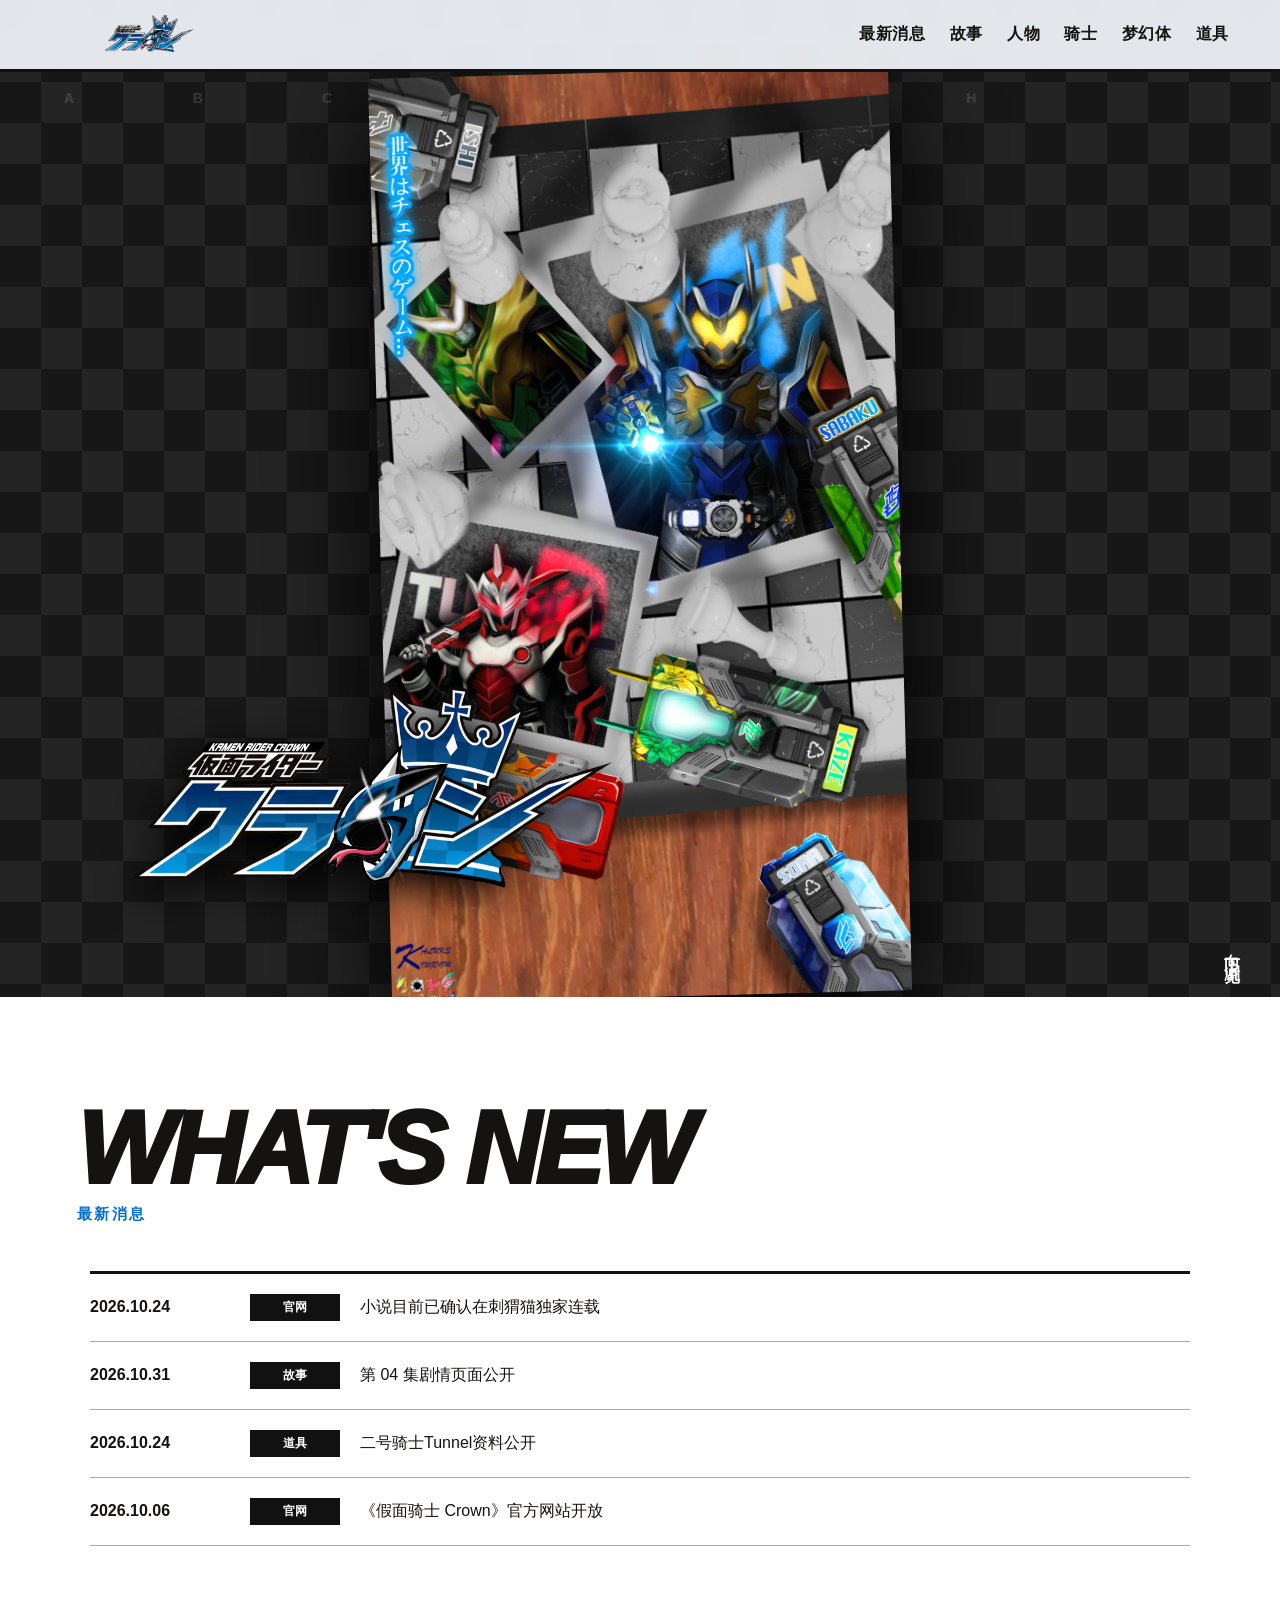
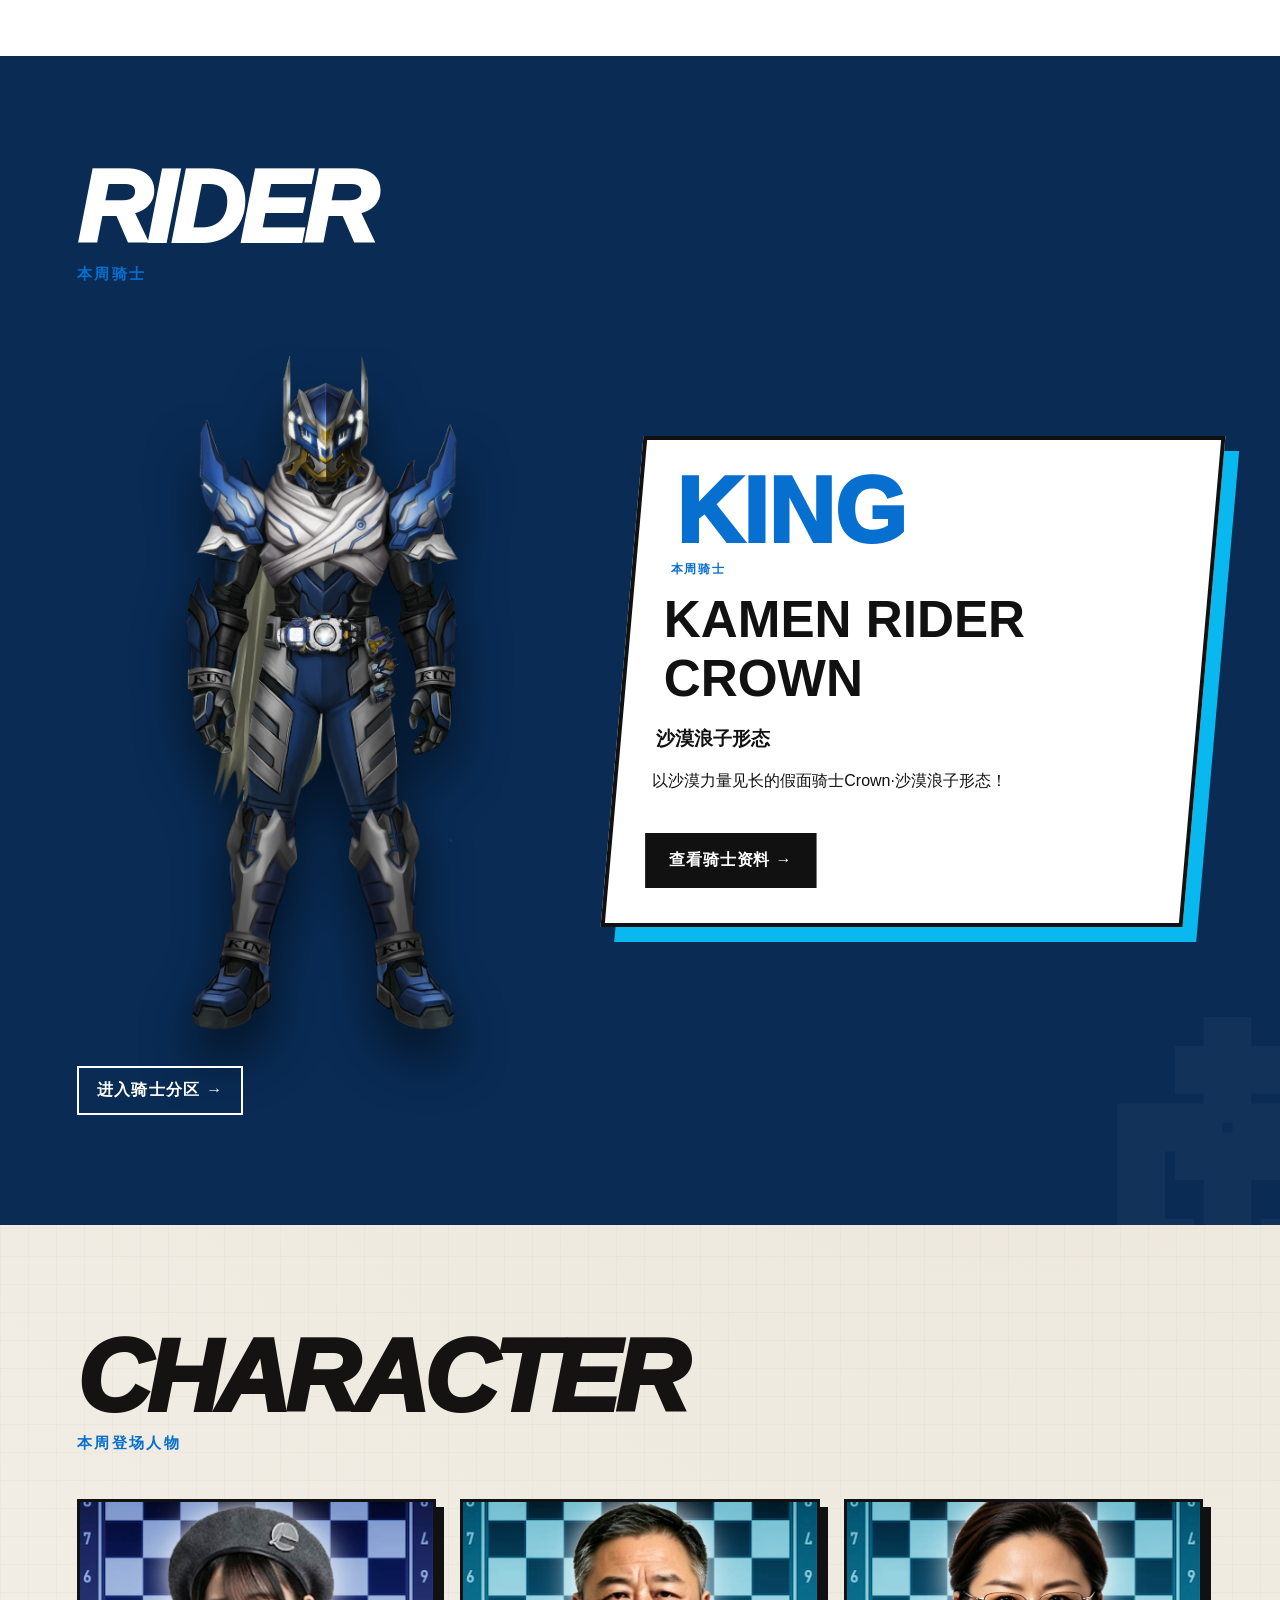
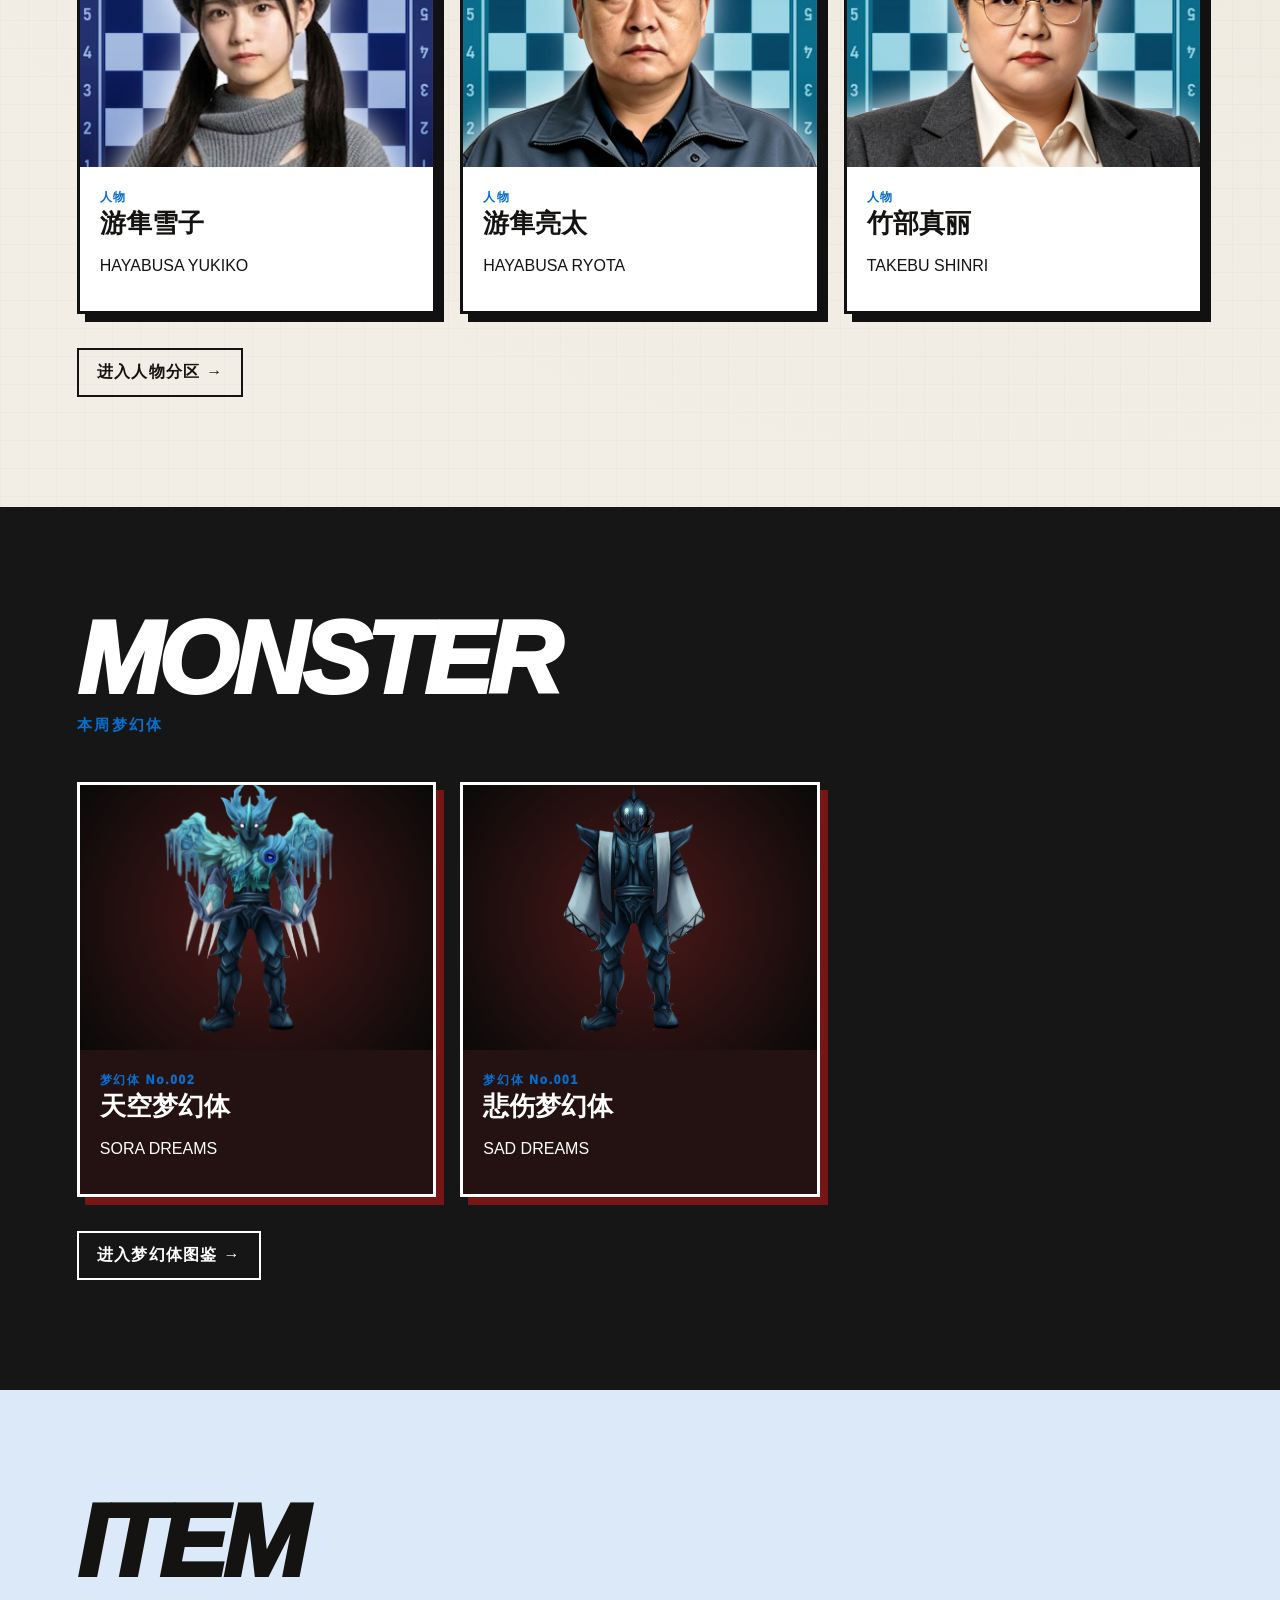
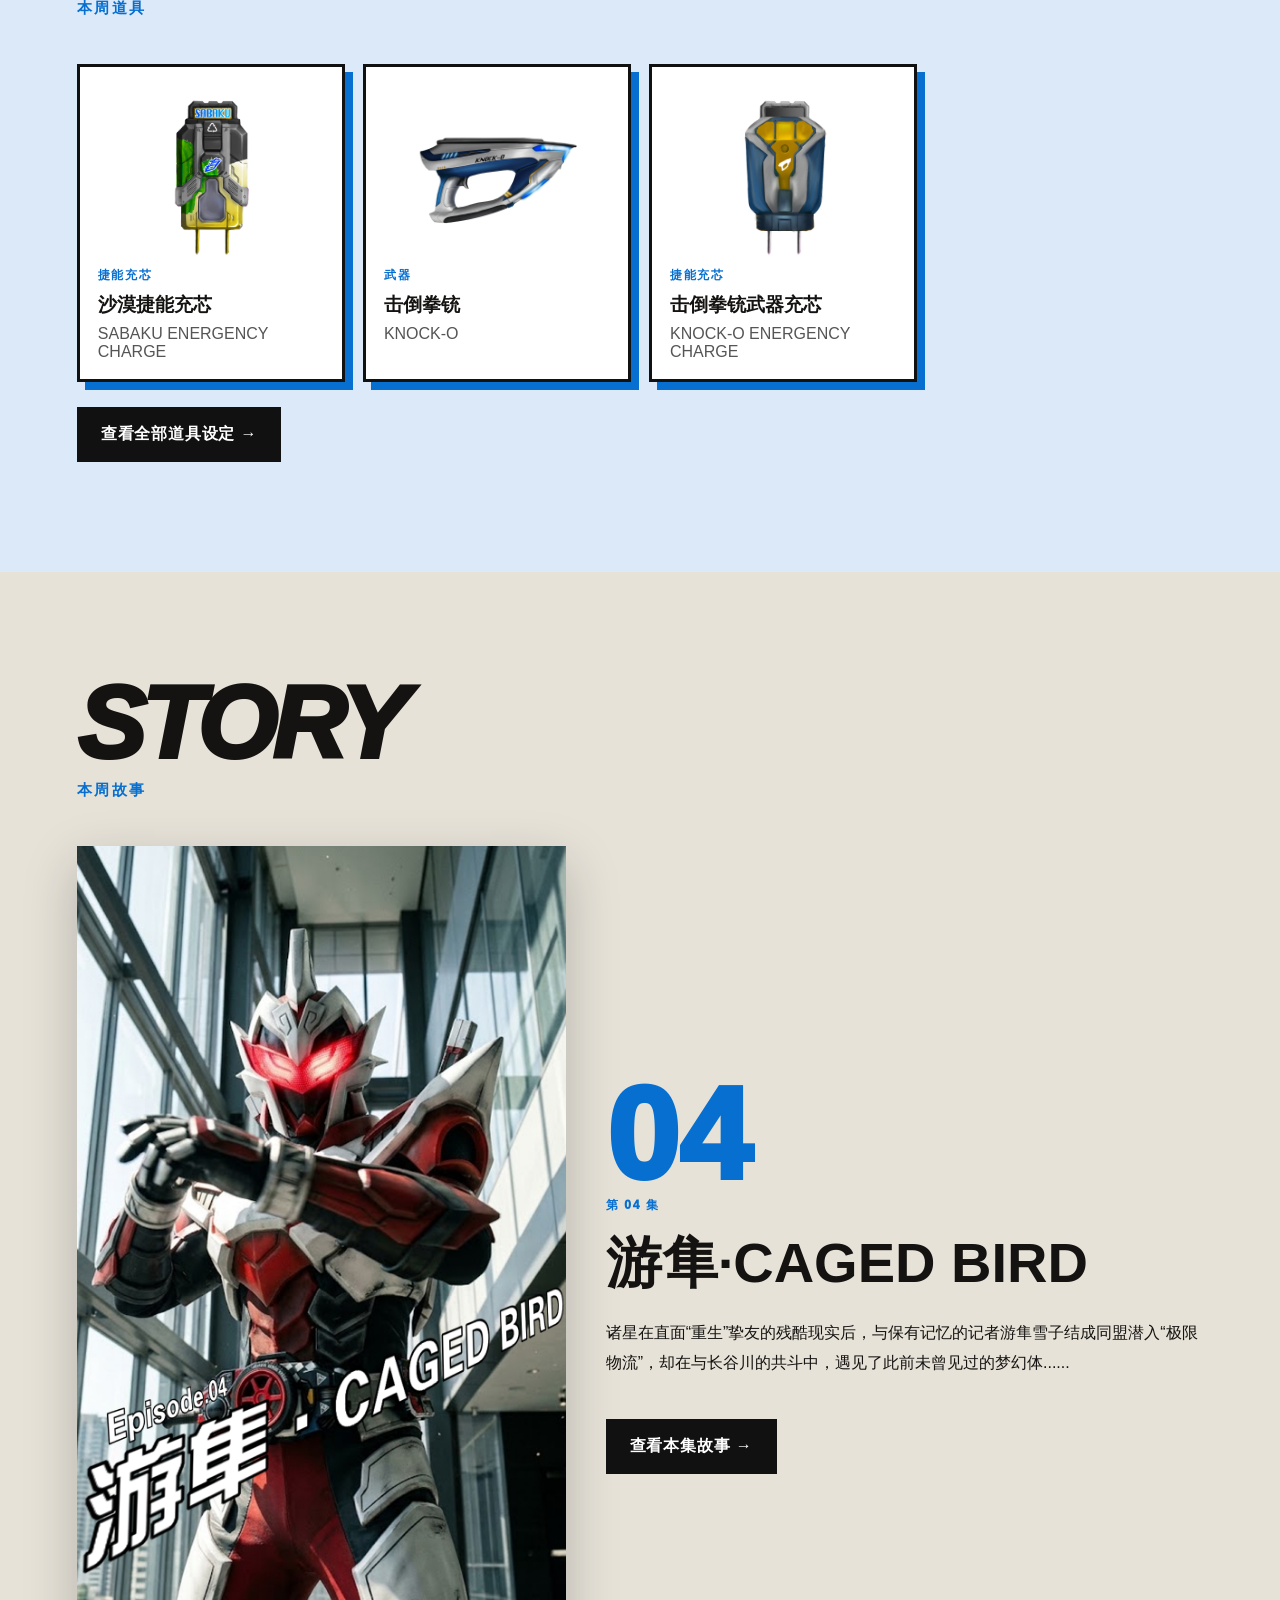
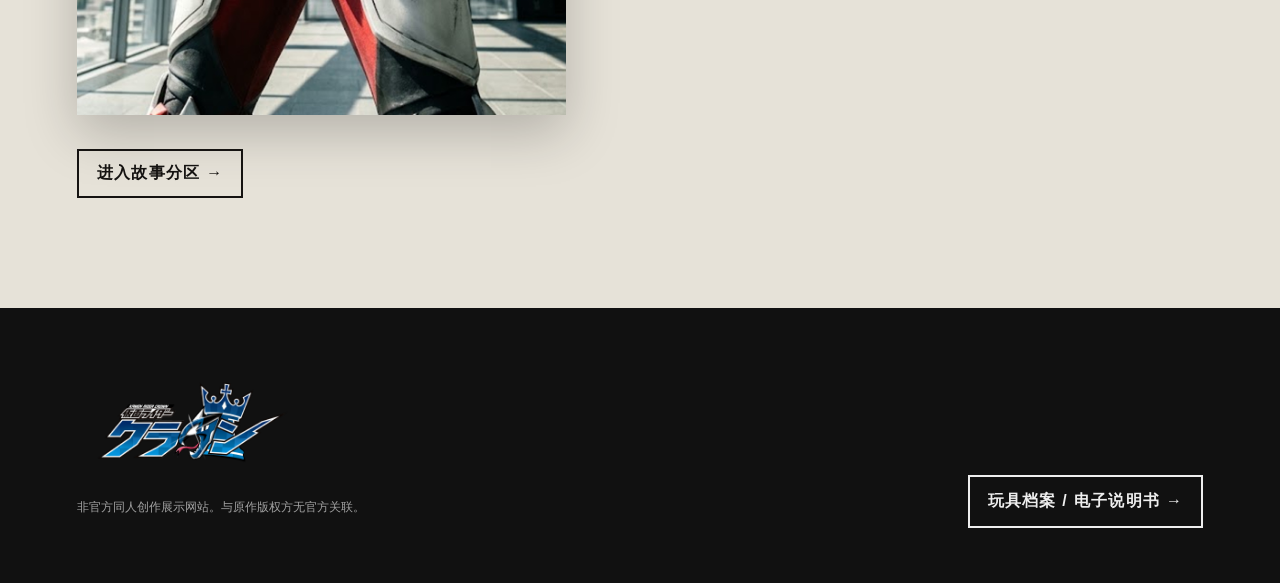
<file: index.html>
<!doctype html><html lang="zh-CN"><head><meta charset="utf-8"><meta name="viewport" content="width=device-width,initial-scale=1"><title>假面骑士 Crown</title><link rel="stylesheet" href="assets/css/site.css"></head><body>
<header class="site-header"><a class="brand" href="index.html"><img src="assets/images/brand/logo.png" alt="假面骑士 Crown"></a><button class="menu-toggle">菜单</button><nav class="nav"><a href="#news">最新消息</a><a href="story/index.html">故事</a><a href="character/index.html">人物</a><a href="rider/index.html">骑士</a><a href="monster/index.html">梦幻体</a><a href="item/index.html">道具</a></nav></header>
<main><section class="hero"><img class="hero-poster" src="assets/images/poster/phase-01.jpg" alt="主视觉海报"><img class="hero-logo" src="assets/images/brand/logo.png" alt="假面骑士 Crown"><span class="scroll-mark">向下浏览</span></section>
<section id="news" class="section news"><h2 class="section-title">What's New<small>最新消息</small></h2><div id="news-list" class="news-list"></div></section>
<section class="section rider-feature"><h2 class="section-title">Rider<small>本周骑士</small></h2><div id="home-rider-feature"></div><a class="section-jump" href="rider/index.html">进入骑士分区 →</a></section>
<section class="section"><h2 class="section-title">Character<small>本周登场人物</small></h2><div id="characters" class="three-grid"></div><a class="section-jump dark" href="character/index.html">进入人物分区 →</a></section>
<section class="section monsters"><h2 class="section-title">Monster<small>本周梦幻体</small></h2><div id="monsters" class="three-grid"></div><a class="section-jump" href="monster/index.html">进入梦幻体图鉴 →</a></section>
<section class="section item-preview"><h2 class="section-title">Item<small>本周道具</small></h2><div id="item-preview" class="item-preview-grid"></div><a class="button" href="item/index.html">查看全部道具设定 →</a></section>
<section class="section story-block"><h2 class="section-title">Story<small>本周故事</small></h2><div id="home-story"></div><a class="section-jump dark" href="story/index.html">进入故事分区 →</a></section></main>
<footer class="footer"><div class="footer-grid"><div><img src="assets/images/brand/logo.png" style="width:220px" alt="Crown"><p class="only-footer-note">非官方同人创作展示网站。与原作版权方无官方关联。</p></div><a class="archive-link" href="archive/index.html">玩具档案 / 电子说明书 →</a></div></footer>
<script src="data/site-data.js"></script><script src="assets/js/site.js"></script></body></html>
</file>
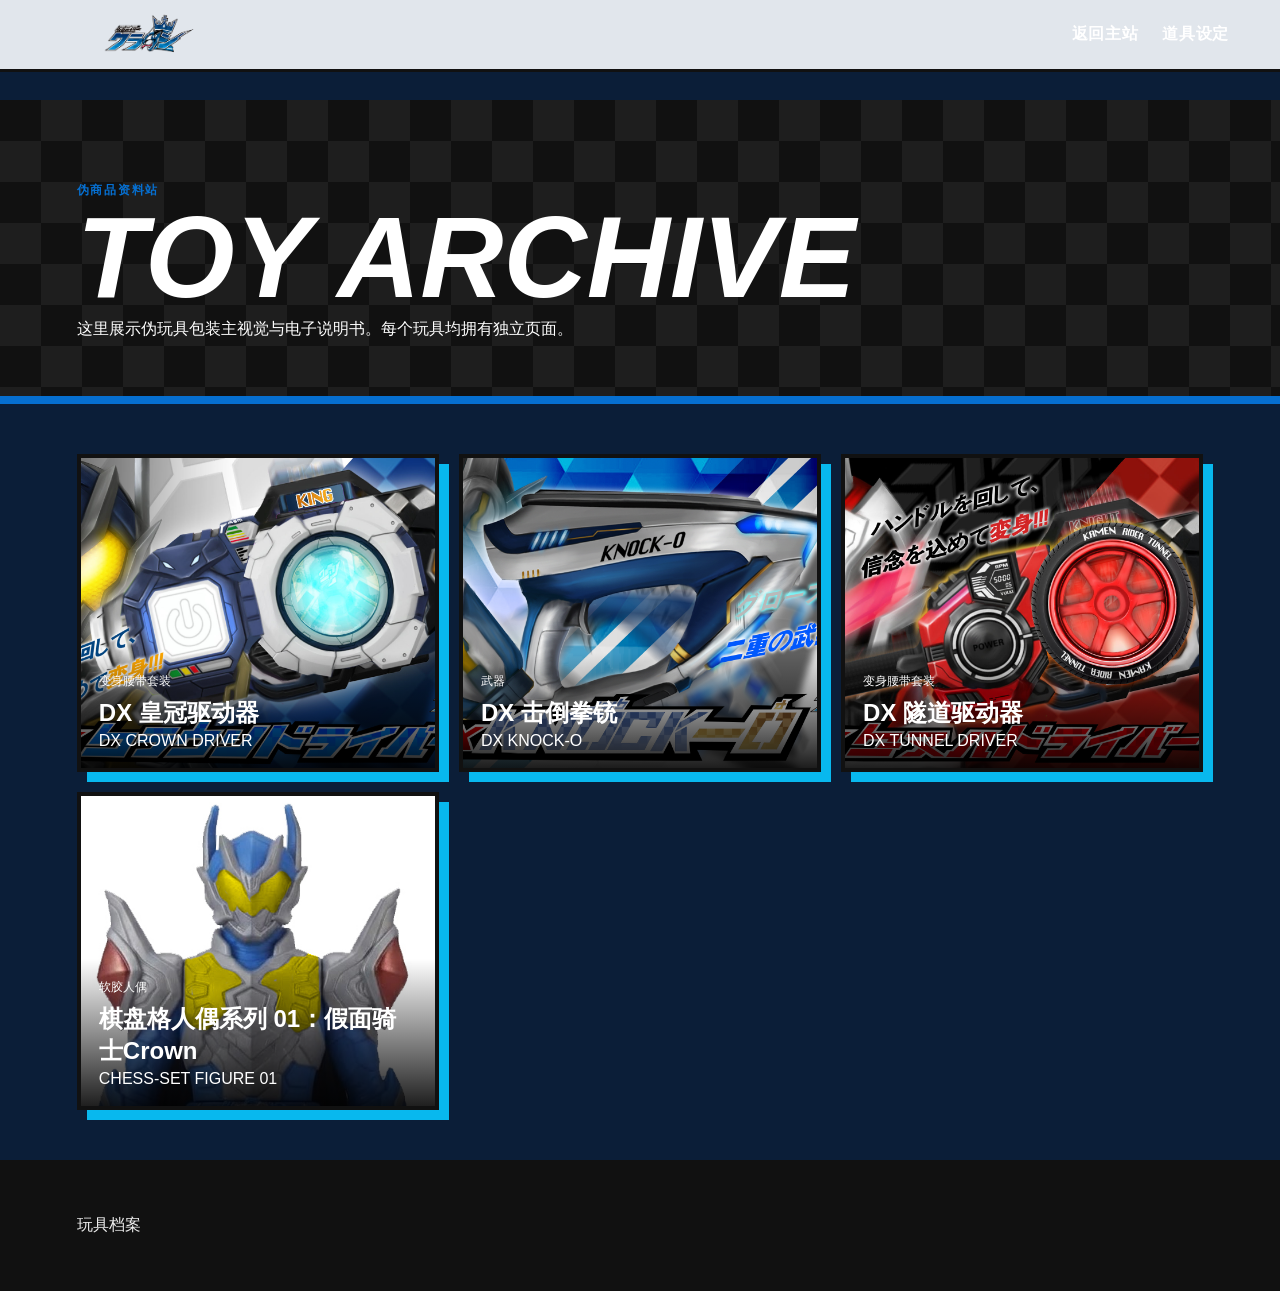
<file: archive/index.html>
<!doctype html><html lang="zh-CN"><head><meta charset="utf-8"><meta name="viewport" content="width=device-width,initial-scale=1"><title>玩具档案 | Crown</title><link rel="stylesheet" href="../assets/css/site.css"></head><body class="archive-page"><header class="site-header"><a class="brand" href="../index.html"><img src="../assets/images/brand/logo.png" alt="Crown"></a><button class="menu-toggle">菜单</button><nav class="nav"><a href="../index.html">返回主站</a><a href="../item/index.html">道具设定</a></nav></header><main class="subpage"><section class="page-hero"><p class="eyebrow">伪商品资料站</p><h1>TOY ARCHIVE</h1><p>这里展示伪玩具包装主视觉与电子说明书。每个玩具均拥有独立页面。</p></section><section id="archive-list" class="toy-grid"></section></main><footer class="footer">玩具档案</footer><script src="../data/site-data.js"></script><script src="../assets/js/site.js"></script></body></html>
</file>
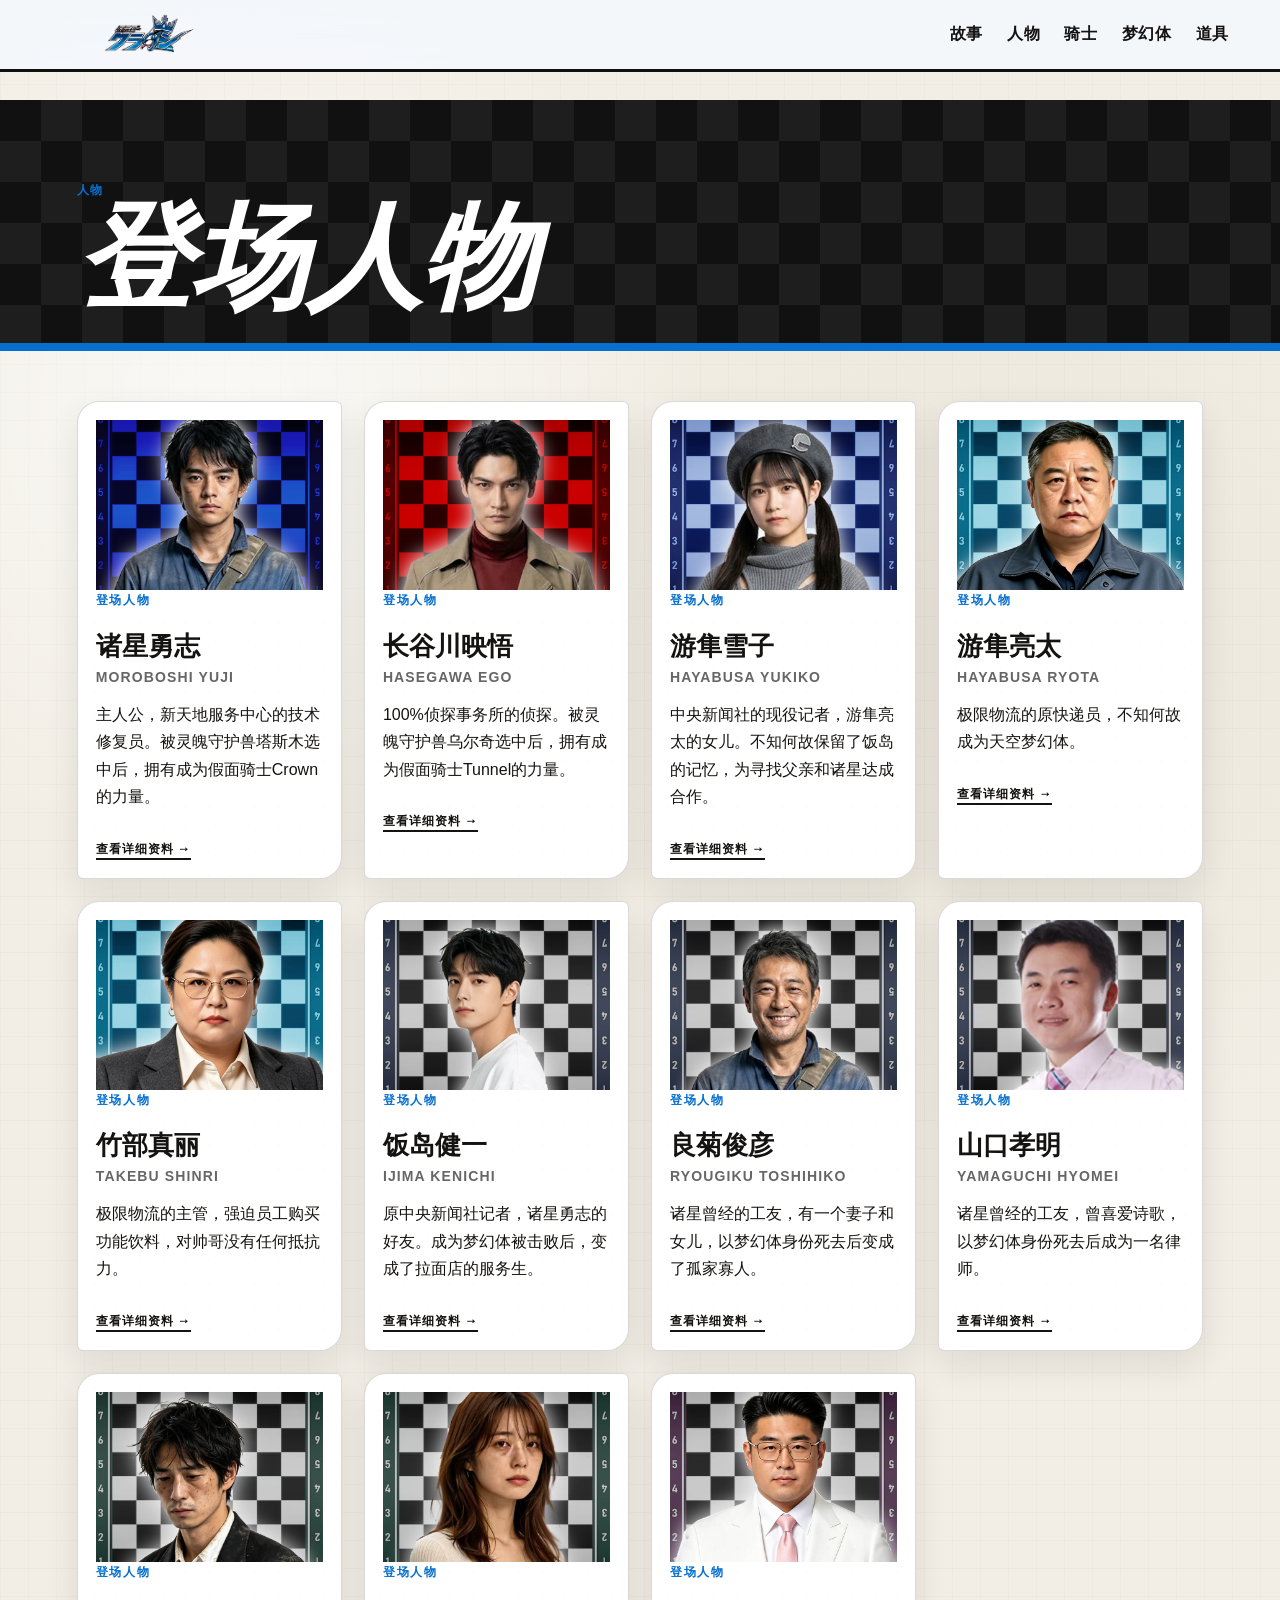
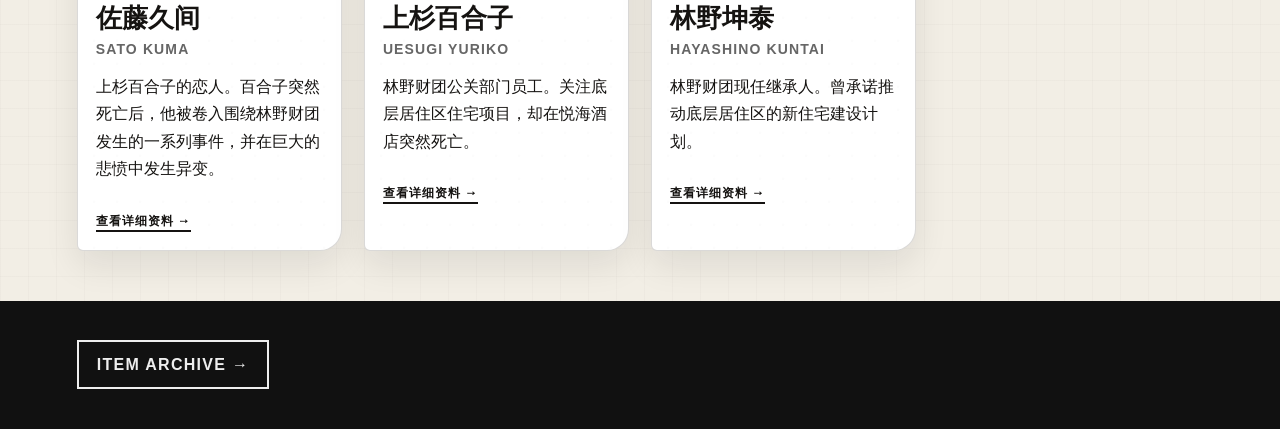
<file: character/index.html>
<!doctype html><html lang="zh-CN"><head><meta charset="utf-8"><meta name="viewport" content="width=device-width,initial-scale=1"><title>人物 | CROWN</title><link rel="stylesheet" href="../assets/css/site.css"></head><body><header class="site-header"><a class="brand" href="../index.html"><img src="../assets/images/brand/logo.png"></a><button class="menu-toggle">菜单</button><nav class="nav"><a href="../story/index.html">故事</a><a href="index.html">人物</a><a href="../rider/index.html">骑士</a><a href="../monster/index.html">梦幻体</a><a href="../item/index.html">道具</a></nav></header><main class="subpage"><section class="page-hero"><p class="eyebrow">人物</p><h1>登场人物</h1></section><section id="character-list" class="detail-list"></section></main><footer class="footer"><a class="archive-link" href="../archive/index.html">ITEM ARCHIVE →</a></footer><script src="../data/site-data.js"></script><script src="../assets/js/site.js"></script></body></html>
</file>
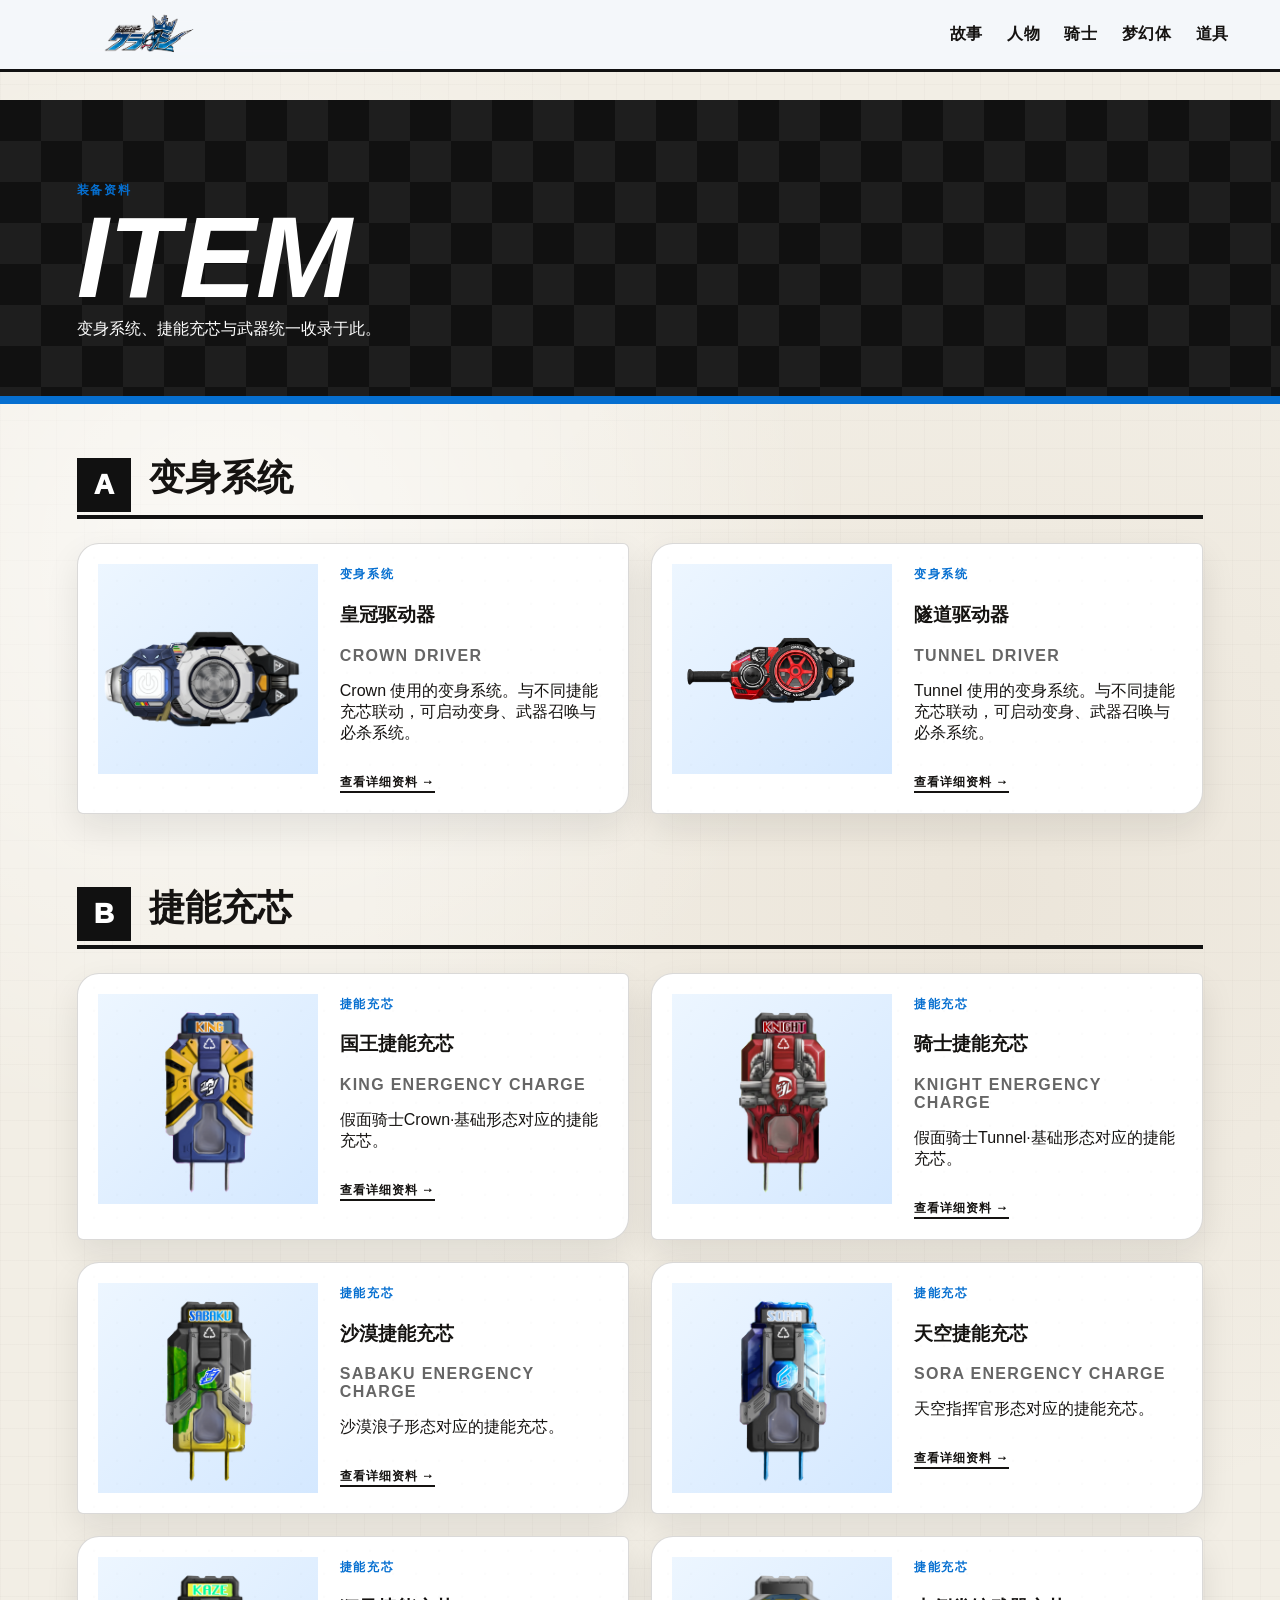
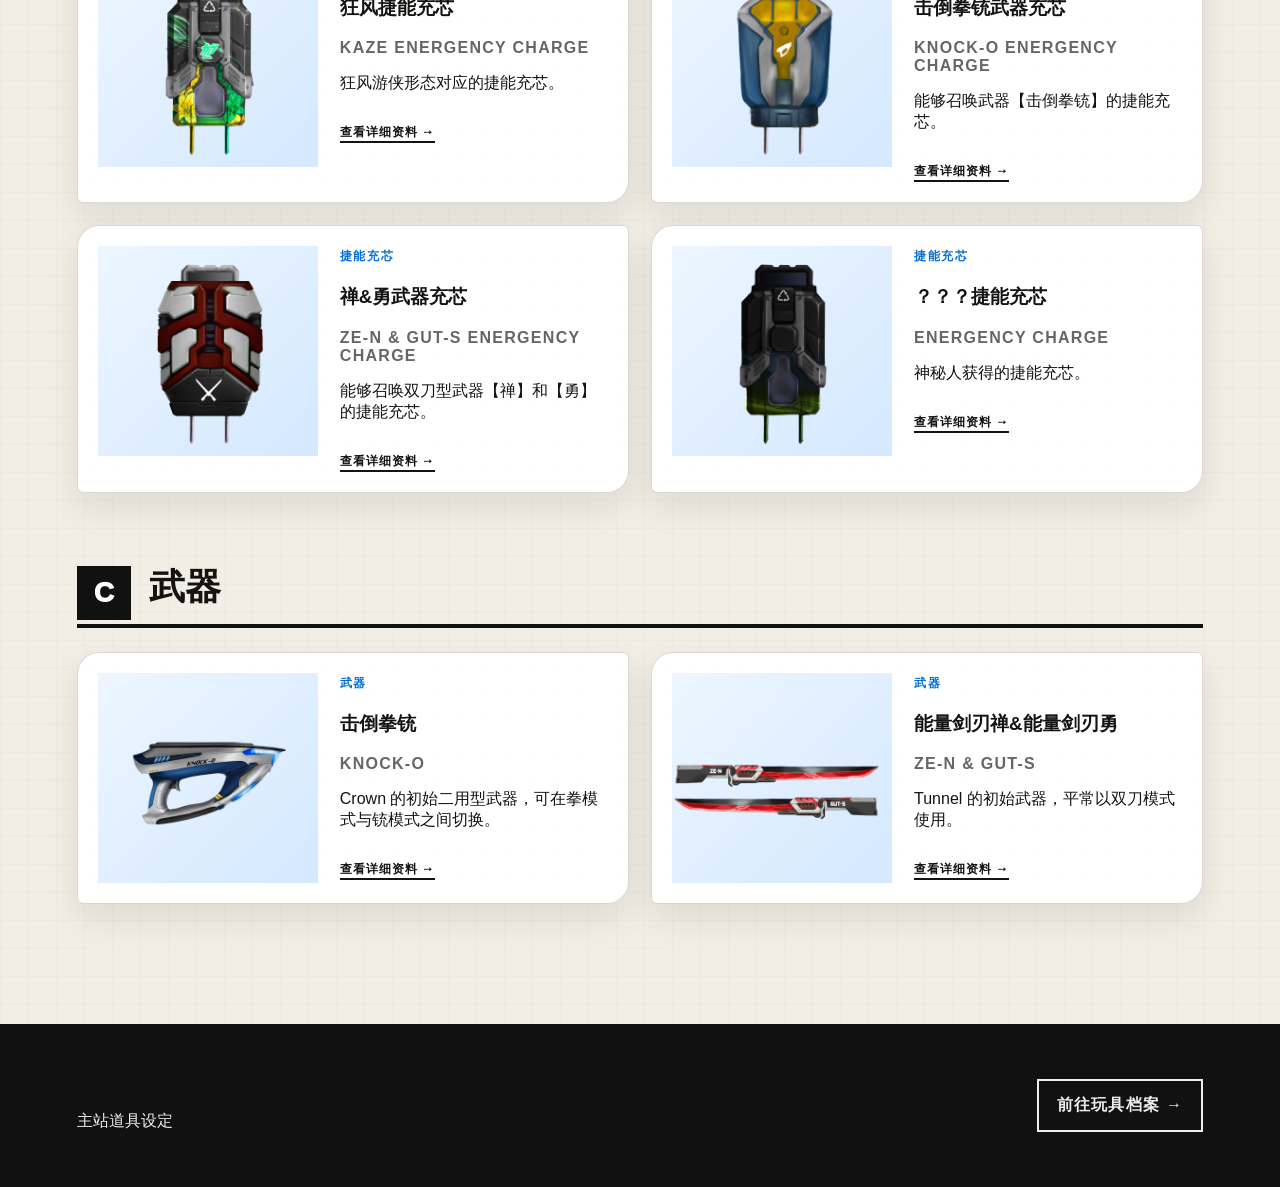
<file: item/index.html>
<!doctype html><html lang="zh-CN"><head><meta charset="utf-8"><meta name="viewport" content="width=device-width,initial-scale=1"><title>道具设定 | Crown</title><link rel="stylesheet" href="../assets/css/site.css"></head><body><header class="site-header"><a class="brand" href="../index.html"><img src="../assets/images/brand/logo.png" alt="Crown"></a><button class="menu-toggle">菜单</button><nav class="nav"><a href="../story/index.html">故事</a><a href="../character/index.html">人物</a><a href="../rider/index.html">骑士</a><a href="../monster/index.html">梦幻体</a><a href="index.html">道具</a></nav></header><main class="subpage"><section class="page-hero"><p class="eyebrow">装备资料</p><h1>ITEM</h1><p>变身系统、捷能充芯与武器统一收录于此。</p></section><section id="item-list" class="item-page"></section></main><footer class="footer"><div class="footer-grid"><span>主站道具设定</span><a class="archive-link" href="../archive/index.html">前往玩具档案 →</a></div></footer><script src="../data/site-data.js"></script><script src="../assets/js/site.js"></script></body></html>
</file>
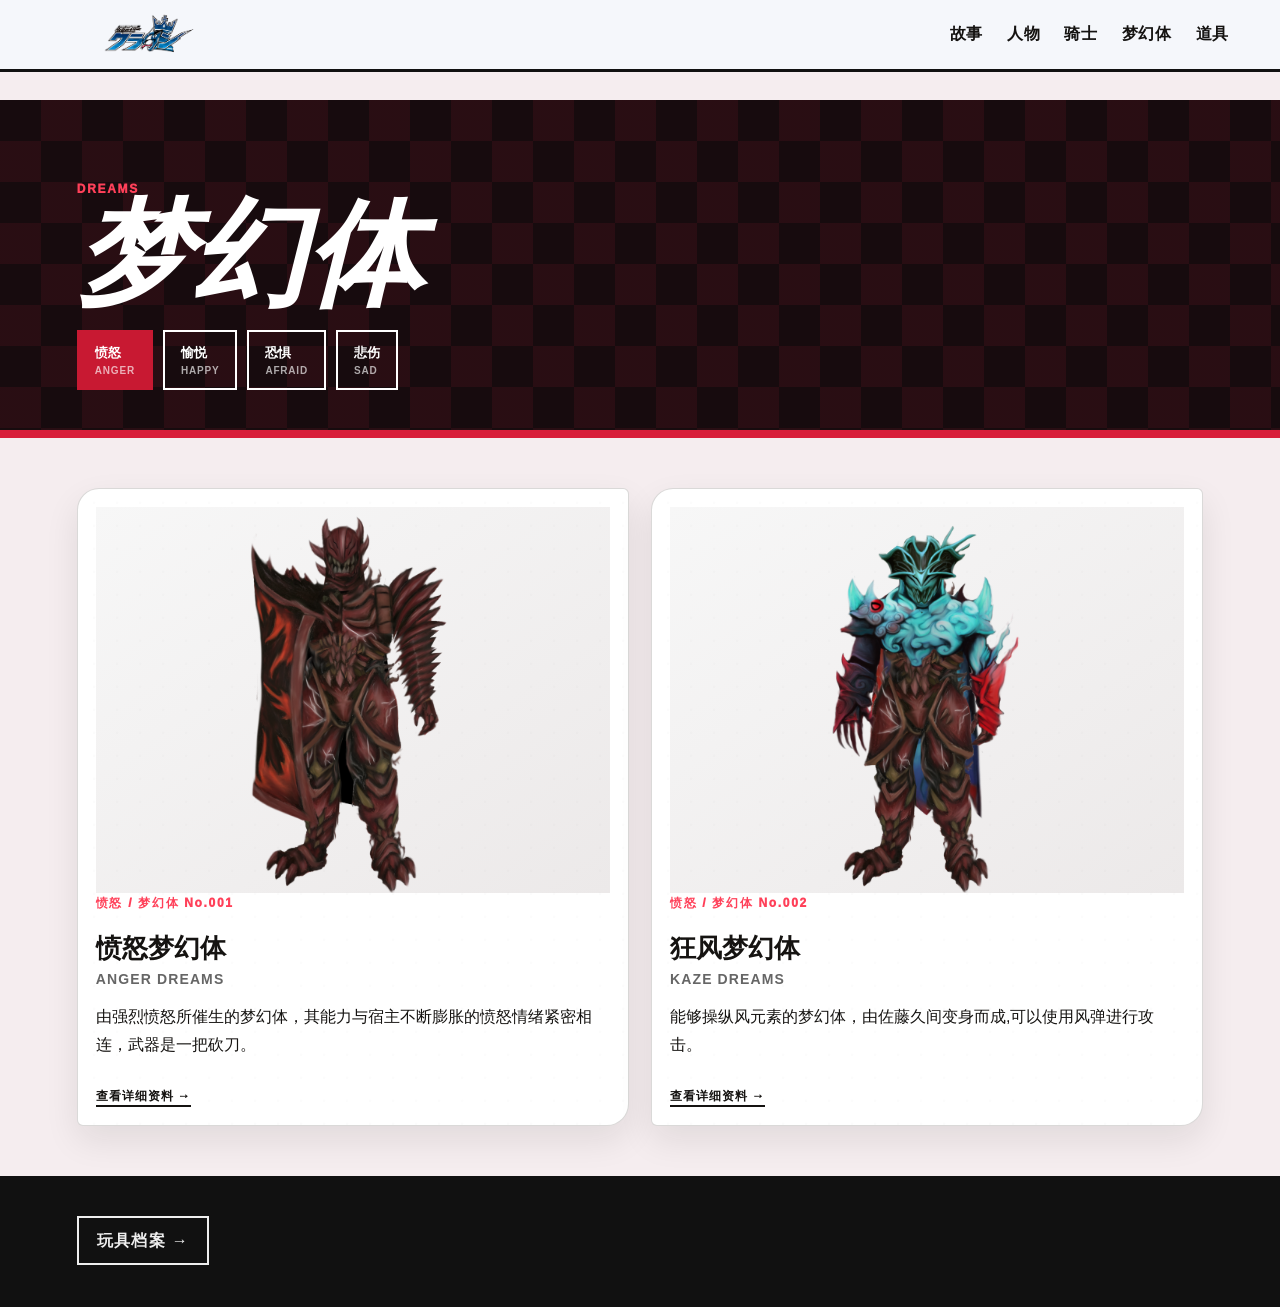
<file: monster/index.html>
<!doctype html><html lang="zh-CN"><head><meta charset="utf-8"><meta name="viewport" content="width=device-width,initial-scale=1"><title>梦幻体 | CROWN</title><link rel="stylesheet" href="../assets/css/site.css"></head><body class="monster-page"><header class="site-header"><a class="brand" href="../index.html"><img src="../assets/images/brand/logo.png"></a><button class="menu-toggle">菜单</button><nav class="nav"><a href="../story/index.html">故事</a><a href="../character/index.html">人物</a><a href="../rider/index.html">骑士</a><a href="index.html">梦幻体</a><a href="../item/index.html">道具</a></nav></header><main class="subpage"><section class="page-hero"><p class="eyebrow" id="monster-page-en">DREAMS</p><h1>梦幻体</h1><div id="monster-tabs" class="branch-tabs"></div></section><section id="monster-list" class="detail-list"></section></main><footer class="footer"><a class="archive-link" href="../archive/index.html">玩具档案 →</a></footer><script src="../data/site-data.js"></script><script src="../assets/js/site.js"></script></body></html>
</file>
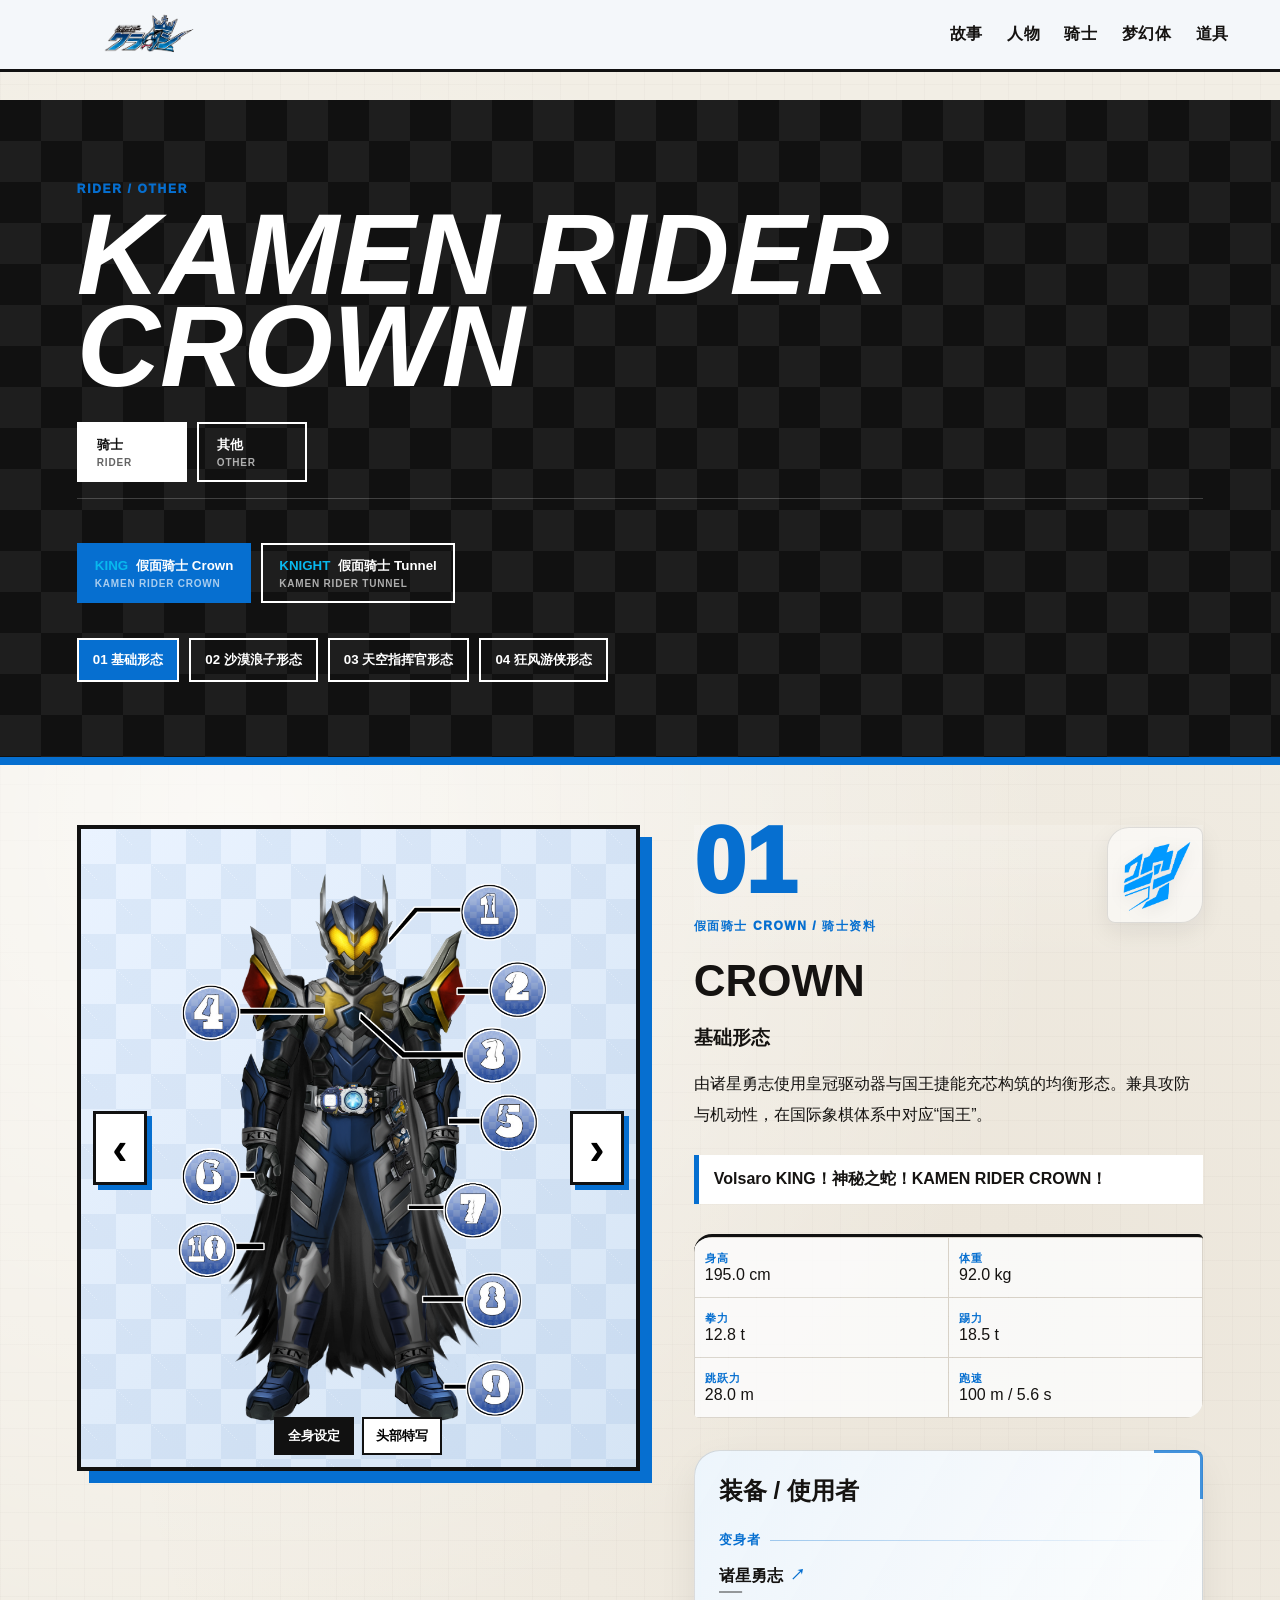
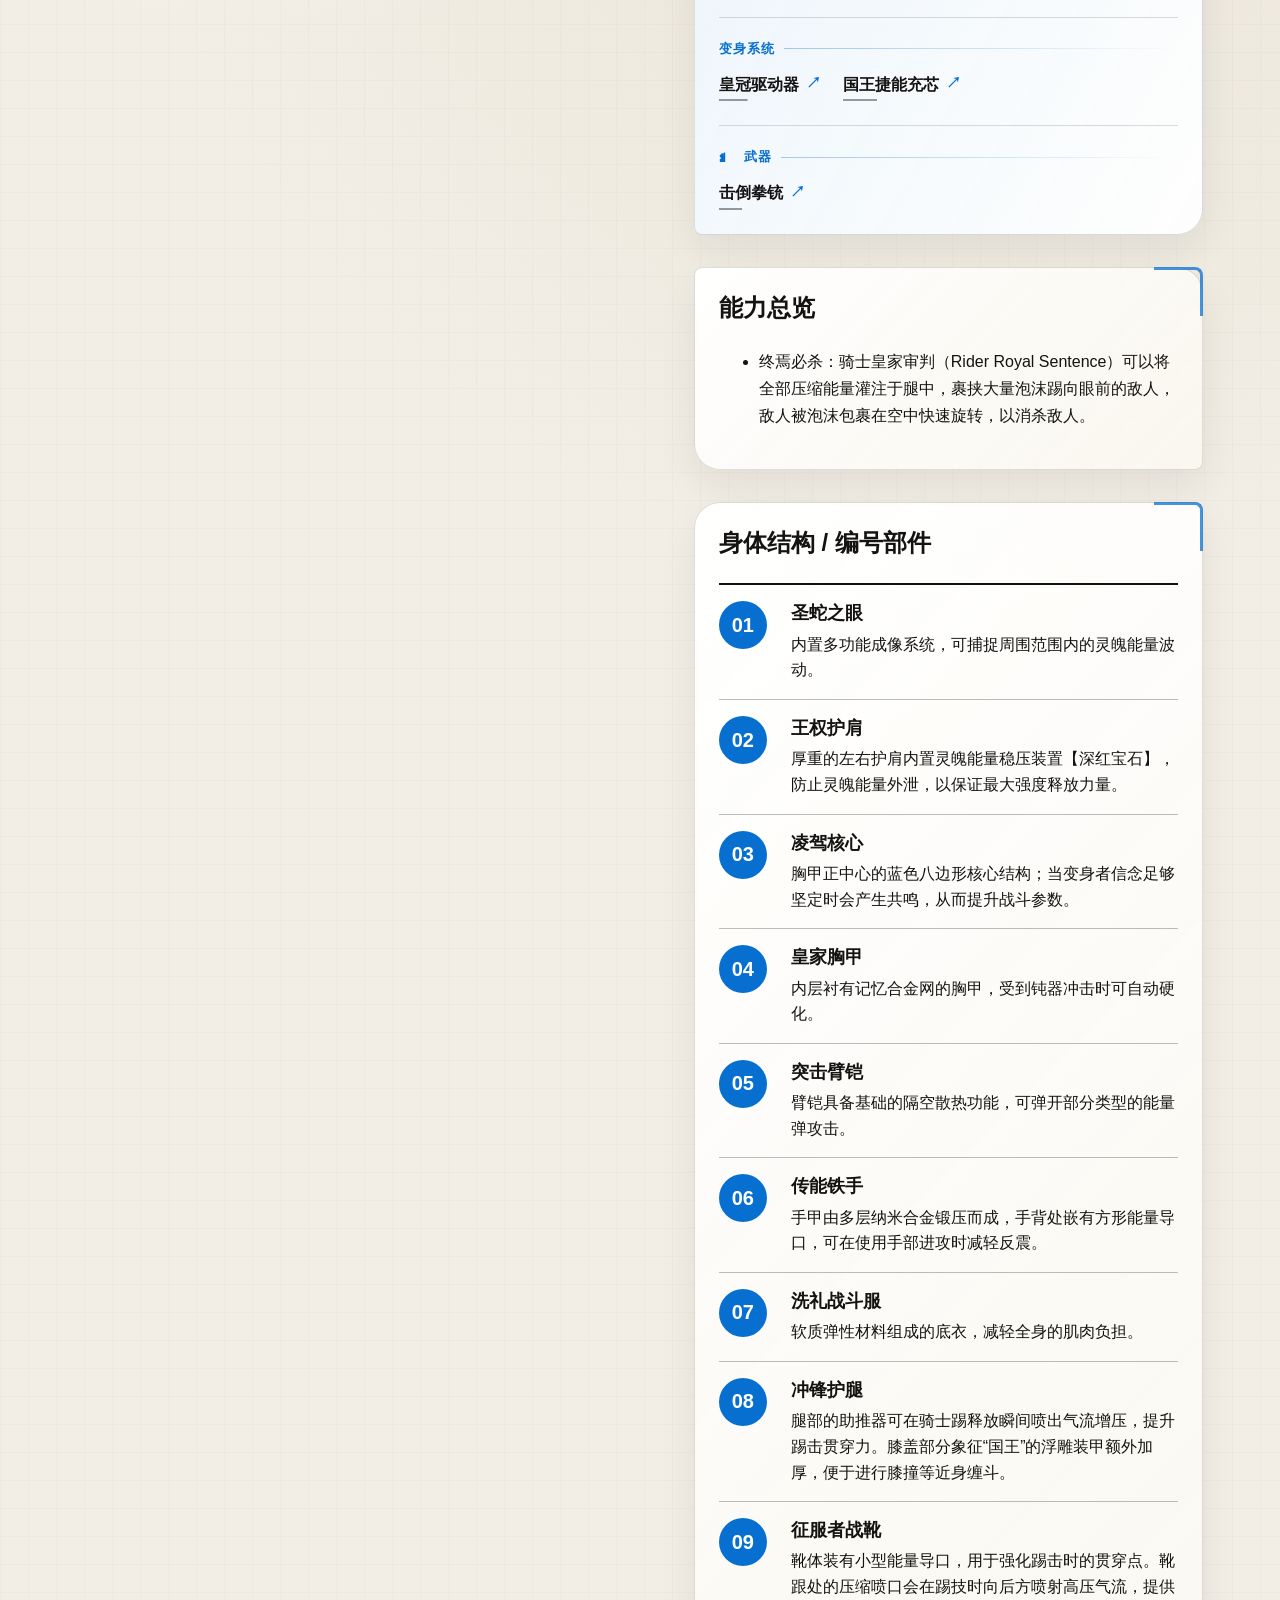
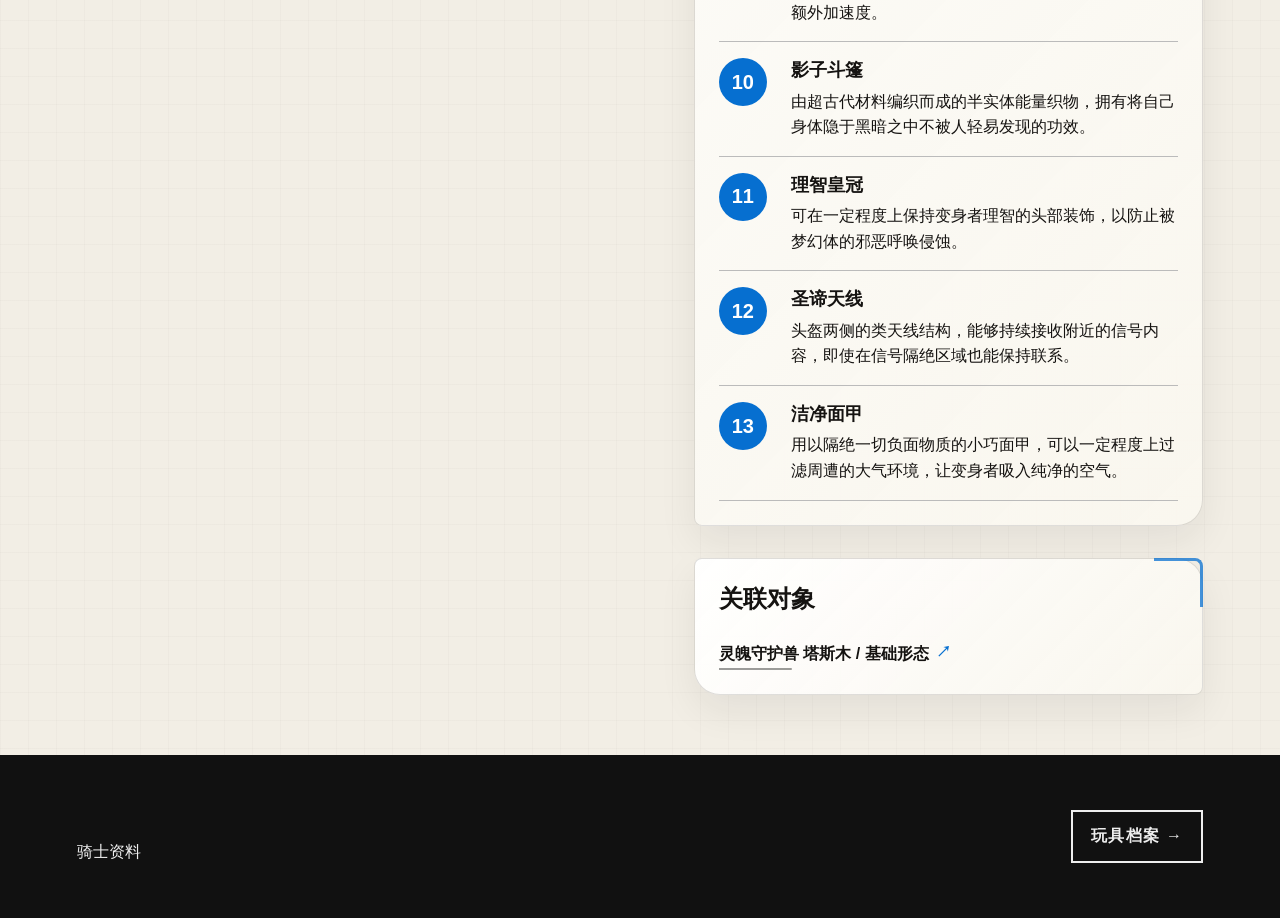
<file: rider/index.html>
<!doctype html><html lang="zh-CN"><head><meta charset="utf-8"><meta name="viewport" content="width=device-width,initial-scale=1"><title>骑士资料 | Crown</title><link rel="stylesheet" href="../assets/css/site.css"></head><body><header class="site-header"><a class="brand" href="../index.html"><img src="../assets/images/brand/logo.png" alt="Crown"></a><button class="menu-toggle">菜单</button><nav class="nav"><a href="../story/index.html">故事</a><a href="../character/index.html">人物</a><a href="index.html">骑士</a><a href="../monster/index.html">梦幻体</a><a href="../item/index.html">道具</a></nav></header><main class="subpage rider-library-page"><section class="page-hero"><p class="eyebrow" id="rider-page-en">RIDER / OTHER</p><h1 id="rider-title">骑士</h1><div id="rider-section-tabs" class="branch-tabs primary-branch-tabs"></div><div id="rider-category-tabs" class="branch-tabs secondary-branch-tabs"></div><div id="rider-tabs" class="branch-tabs rider-tabs"></div><div id="form-tabs" class="form-tabs"></div></section><section id="rider-root" class="form-view"></section></main><footer class="footer"><div class="footer-grid"><span>骑士资料</span><a class="archive-link" href="../archive/index.html">玩具档案 →</a></div></footer><script src="../data/site-data.js"></script><script src="../assets/js/site.js"></script></body></html>
</file>
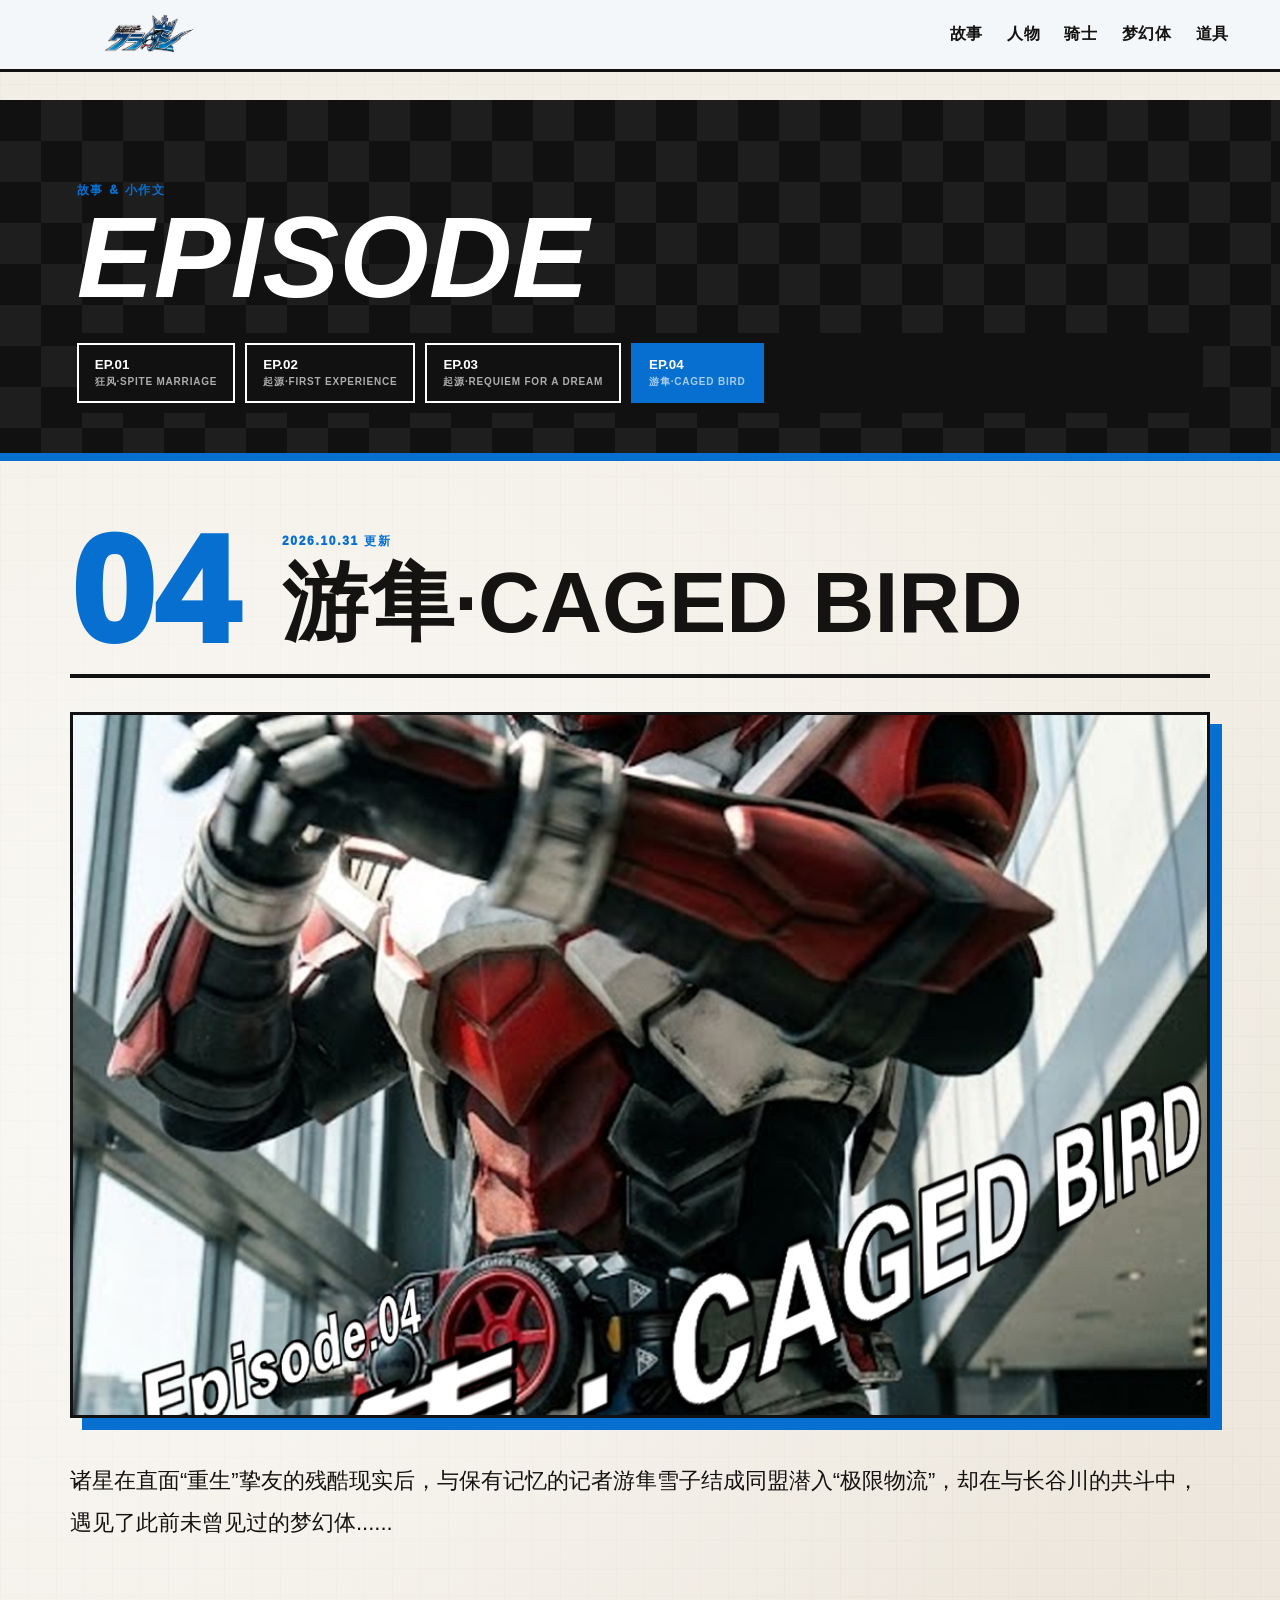
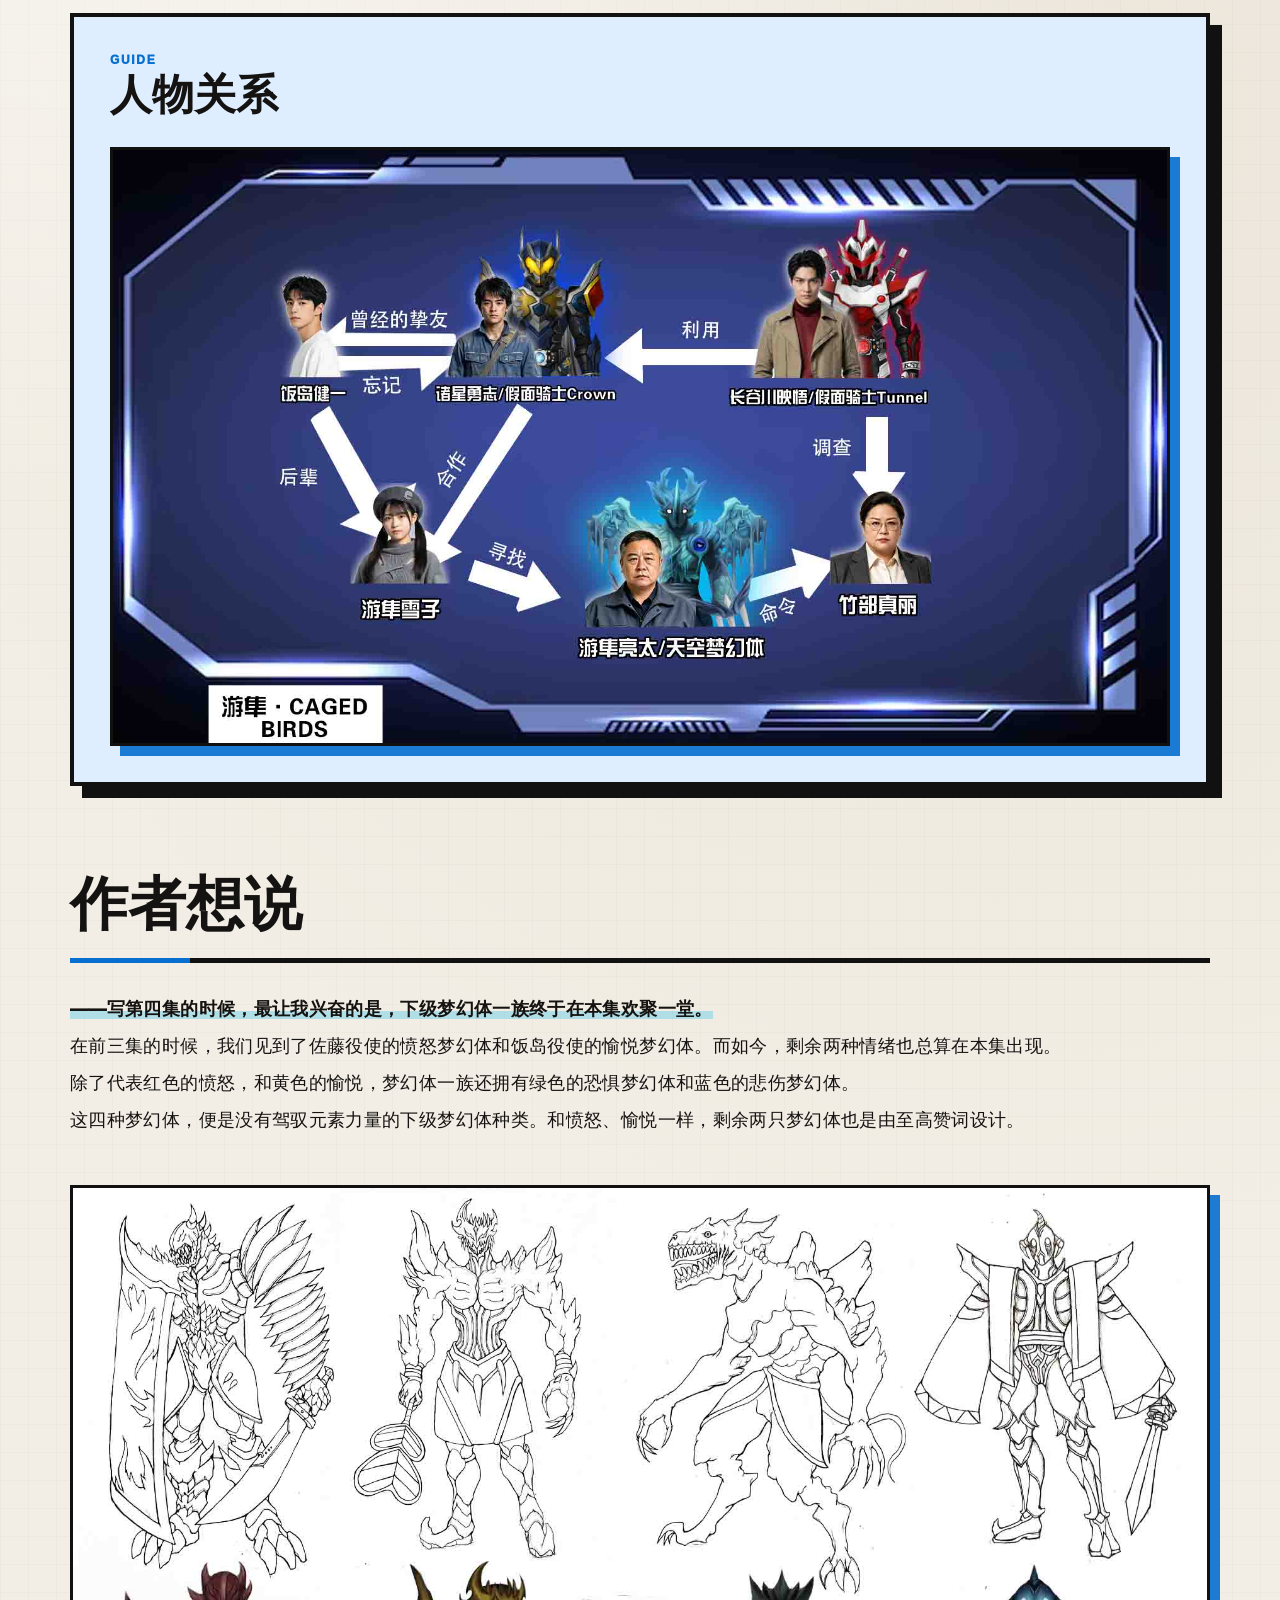
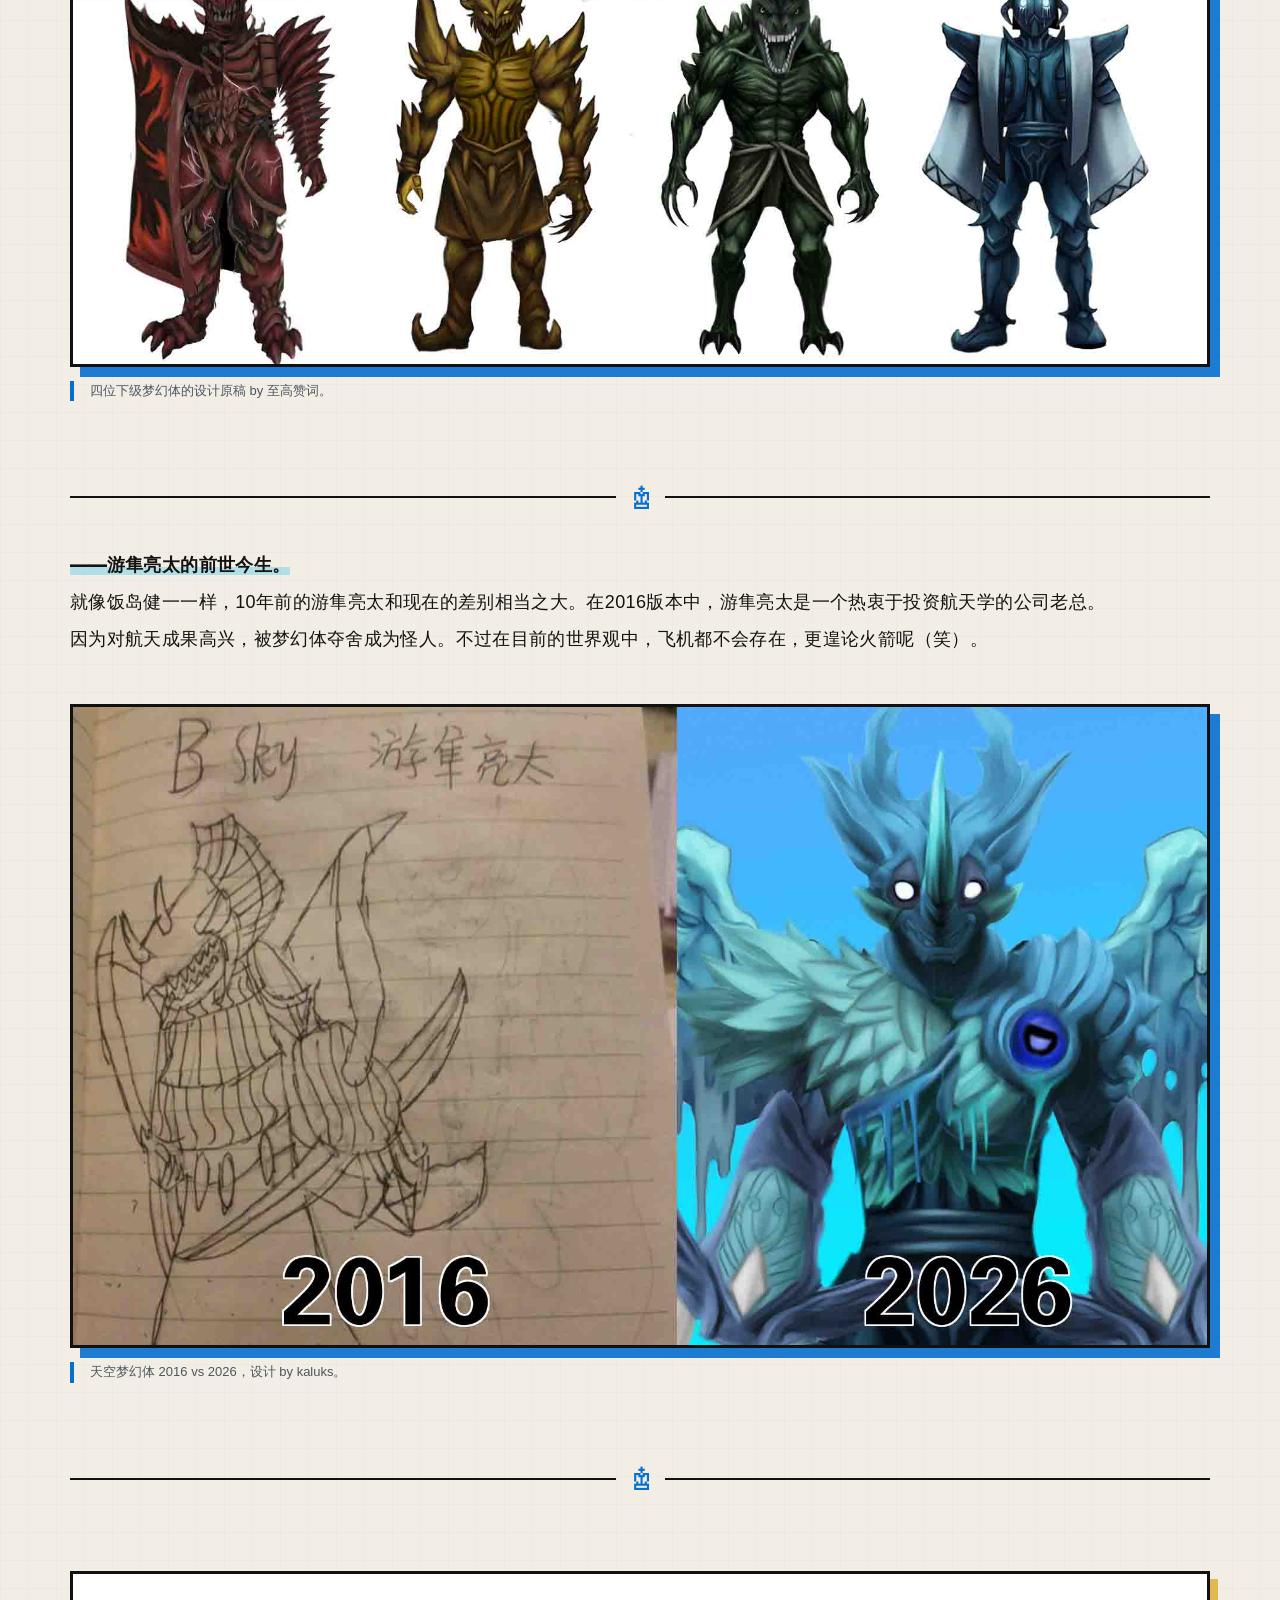
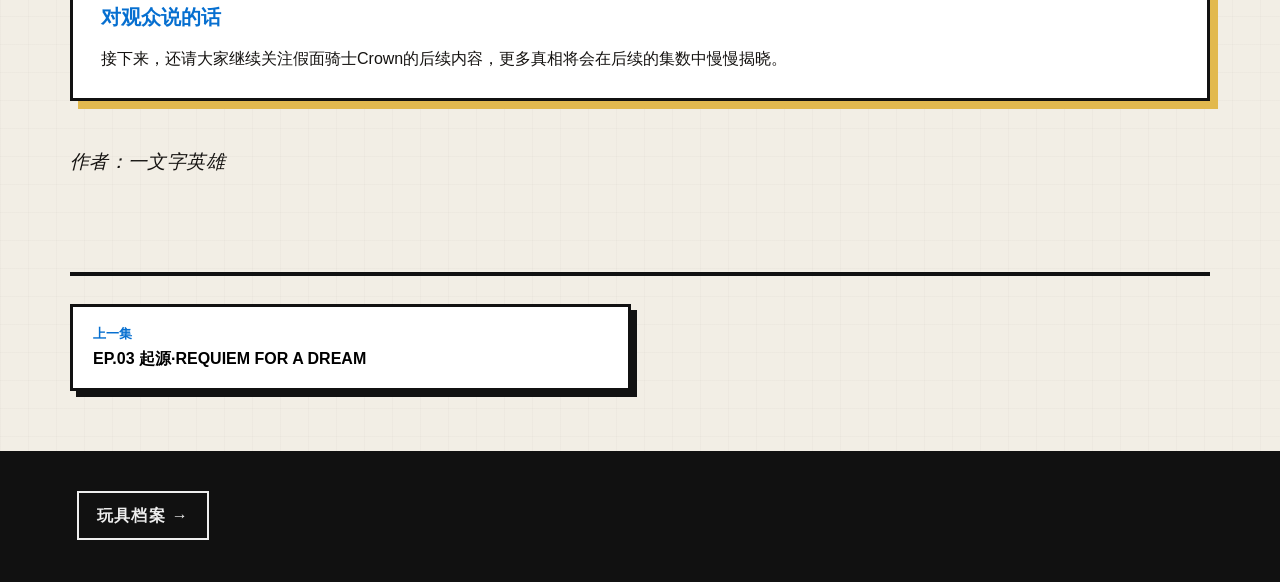
<file: story/index.html>
<!doctype html><html lang="zh-CN"><head><meta charset="utf-8"><meta name="viewport" content="width=device-width,initial-scale=1"><title>故事 | CROWN</title><link rel="stylesheet" href="../assets/css/site.css"></head><body><header class="site-header"><a class="brand" href="../index.html"><img src="../assets/images/brand/logo.png"></a><button class="menu-toggle">菜单</button><nav class="nav"><a href="index.html">故事</a><a href="../character/index.html">人物</a><a href="../rider/index.html">骑士</a><a href="../monster/index.html">梦幻体</a><a href="../item/index.html">道具</a></nav></header><main class="subpage"><section class="page-hero"><p class="eyebrow">故事 & 小作文</p><h1>EPISODE</h1><div id="story-tabs" class="branch-tabs story-tabs"></div></section><article id="story-content" class="story-page"></article></main><footer class="footer"><a class="archive-link" href="../archive/index.html">玩具档案 →</a></footer><script src="../data/site-data.js"></script><script src="../assets/js/site.js"></script></body></html>
</file>
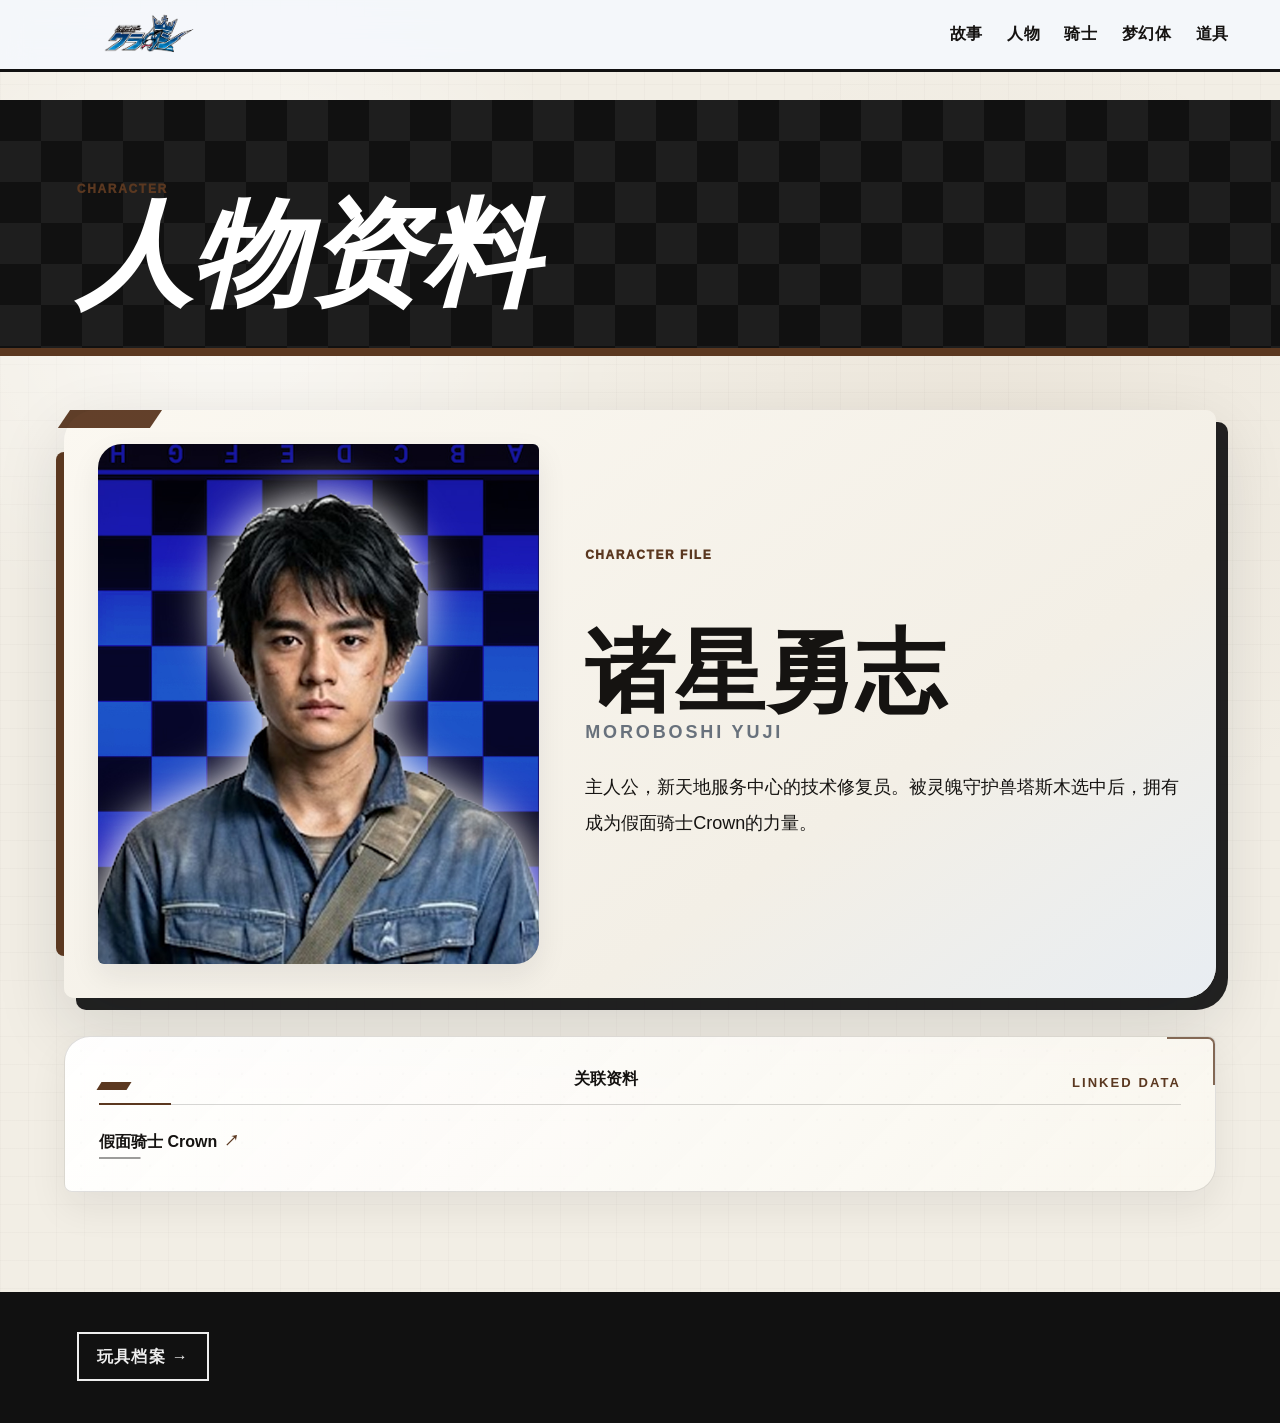
<file: character/detail.html>
<!doctype html><html lang="zh-CN"><head><meta charset="utf-8"><meta name="viewport" content="width=device-width,initial-scale=1"><title>人物资料 | CROWN</title><link rel="stylesheet" href="../assets/css/site.css"></head><body class="character-detail-page"><header class="site-header"><a class="brand" href="../index.html"><img src="../assets/images/brand/logo.png" alt="Crown"></a><button class="menu-toggle">菜单</button><nav class="nav"><a href="../story/index.html">故事</a><a href="../character/index.html" class="active">人物</a><a href="../rider/index.html">骑士</a><a href="../monster/index.html">梦幻体</a><a href="../item/index.html">道具</a></nav></header><main class="subpage entity-detail-page"><section class="page-hero compact-hero"><p class="eyebrow">CHARACTER</p><h1>人物资料</h1></section><section id="character-detail" class="entity-detail-shell"></section></main><footer class="footer"><a class="archive-link" href="../archive/index.html">玩具档案 →</a></footer><script src="../data/site-data.js"></script><script src="../assets/js/site.js"></script></body></html>
</file>
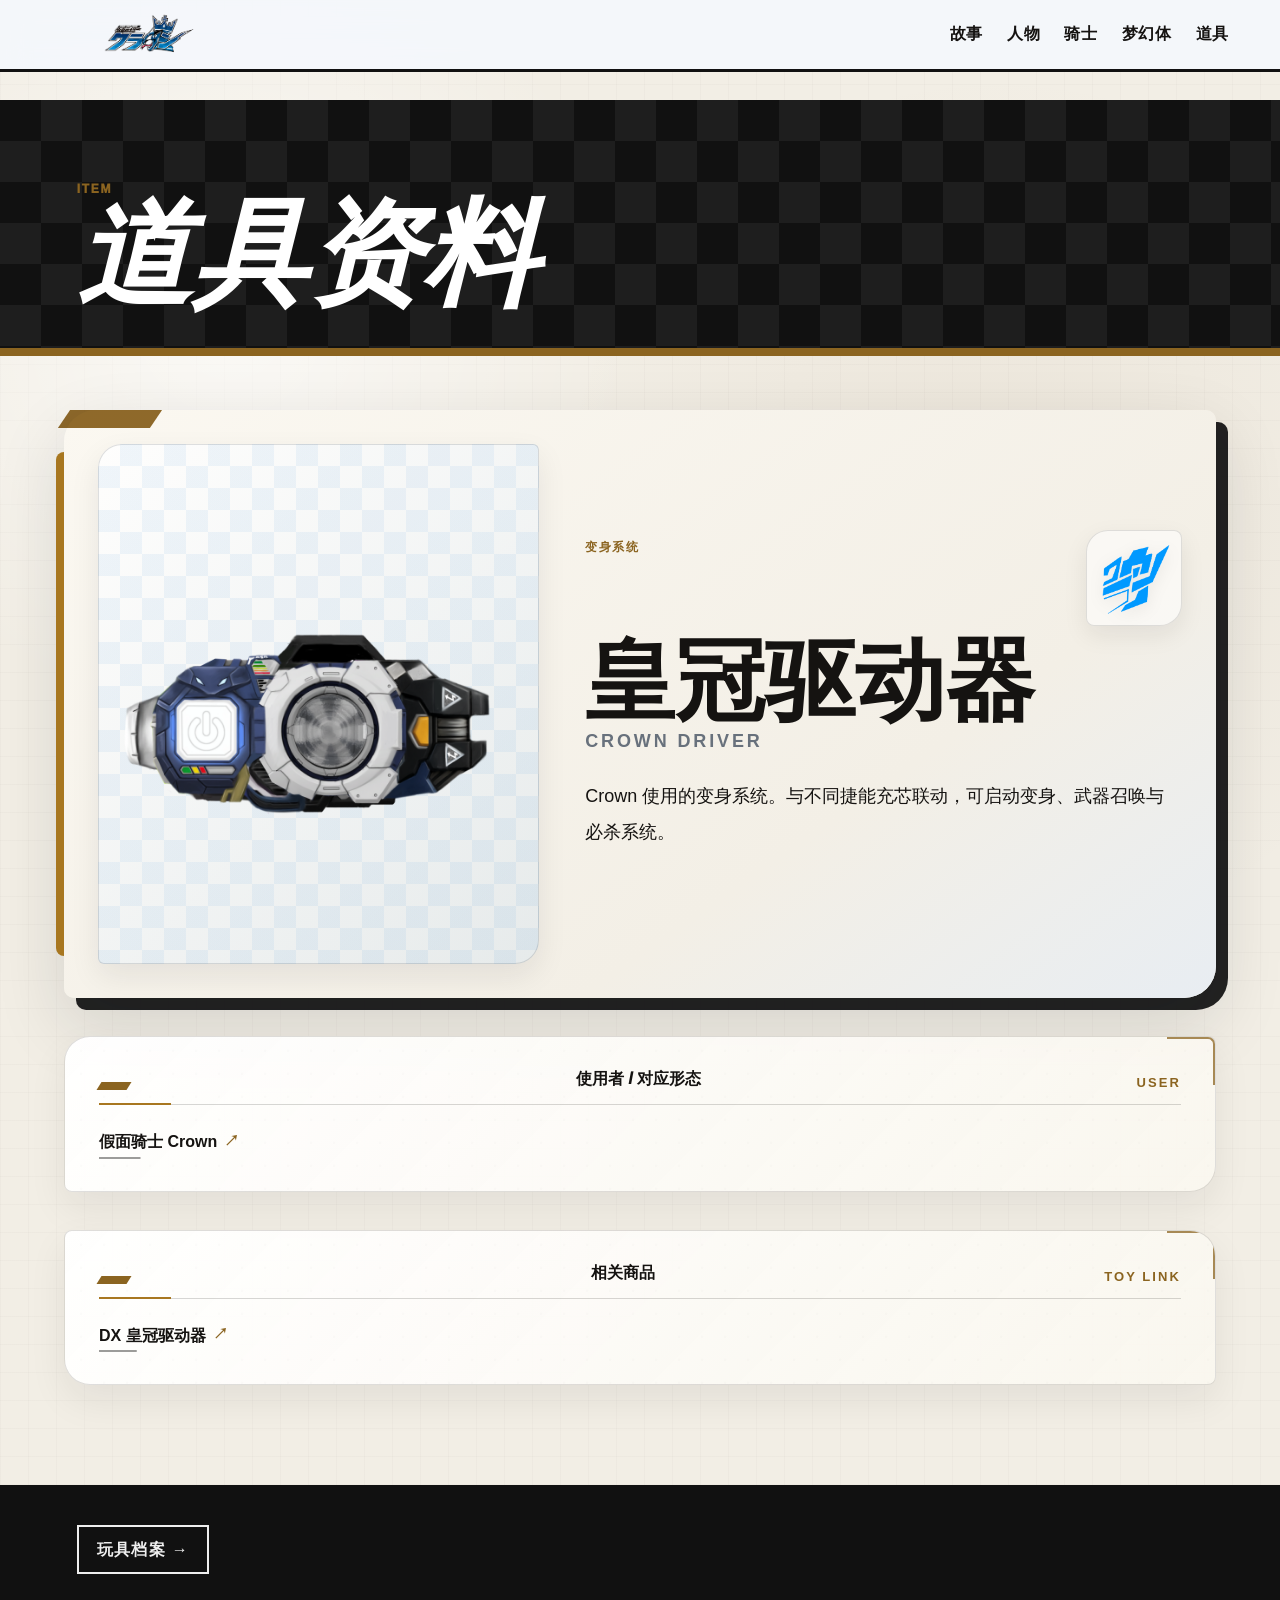
<file: item/detail.html>
<!doctype html><html lang="zh-CN"><head><meta charset="utf-8"><meta name="viewport" content="width=device-width,initial-scale=1"><title>道具资料 | CROWN</title><link rel="stylesheet" href="../assets/css/site.css"></head><body class="item-detail-page"><header class="site-header"><a class="brand" href="../index.html"><img src="../assets/images/brand/logo.png" alt="Crown"></a><button class="menu-toggle">菜单</button><nav class="nav"><a href="../story/index.html">故事</a><a href="../character/index.html">人物</a><a href="../rider/index.html">骑士</a><a href="../monster/index.html">梦幻体</a><a href="../item/index.html" class="active">道具</a></nav></header><main class="subpage entity-detail-page"><section class="page-hero compact-hero"><p class="eyebrow">ITEM</p><h1>道具资料</h1></section><section id="item-detail" class="entity-detail-shell"></section></main><footer class="footer"><a class="archive-link" href="../archive/index.html">玩具档案 →</a></footer><script src="../data/site-data.js"></script><script src="../assets/js/site.js"></script></body></html>
</file>
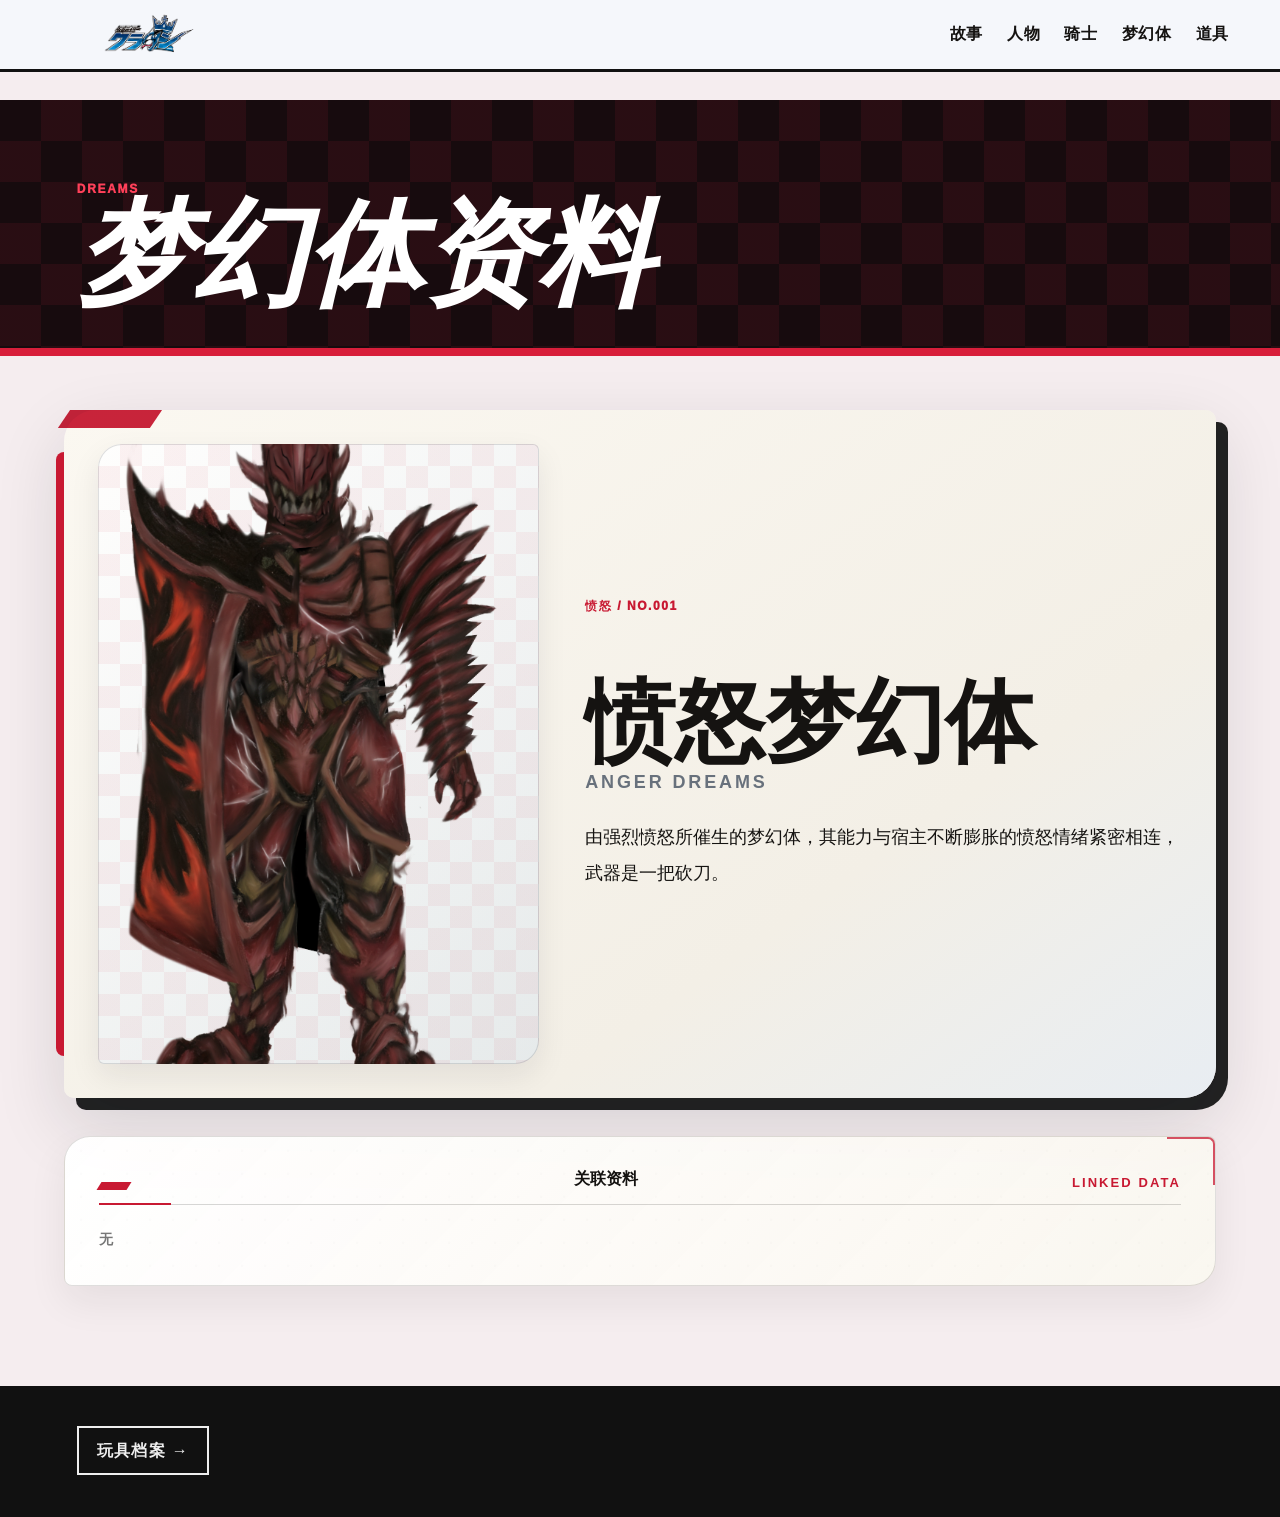
<file: monster/detail.html>
<!doctype html><html lang="zh-CN"><head><meta charset="utf-8"><meta name="viewport" content="width=device-width,initial-scale=1"><title>梦幻体资料 | CROWN</title><link rel="stylesheet" href="../assets/css/site.css"></head><body class="monster-page monster-detail-page"><header class="site-header"><a class="brand" href="../index.html"><img src="../assets/images/brand/logo.png" alt="Crown"></a><button class="menu-toggle">菜单</button><nav class="nav"><a href="../story/index.html">故事</a><a href="../character/index.html">人物</a><a href="../rider/index.html">骑士</a><a href="../monster/index.html" class="active">梦幻体</a><a href="../item/index.html">道具</a></nav></header><main class="subpage entity-detail-page"><section class="page-hero compact-hero"><p class="eyebrow">DREAMS</p><h1>梦幻体资料</h1></section><section id="monster-detail" class="entity-detail-shell"></section></main><footer class="footer"><a class="archive-link" href="../archive/index.html">玩具档案 →</a></footer><script src="../data/site-data.js"></script><script src="../assets/js/site.js"></script></body></html>
</file>
<file: assets/css/site.css>
:root{--ink:#10141b;--blue:#066fd0;--cyan:#08b8ee;--navy:#092b54;--paper:#f1f4f8;--white:#fff;--gold:#e2b94e;--line:#18212a;--shadow:0 18px 50px rgba(0,0,0,.22)}*{box-sizing:border-box}html{scroll-behavior:smooth}body{margin:0;font-family:"Microsoft YaHei","Noto Sans SC",Arial,sans-serif;color:var(--ink);background:var(--paper);overflow-x:hidden}a{text-decoration:none;color:inherit}img{max-width:100%;display:block}.site-header{position:fixed;z-index:50;top:0;left:0;right:0;height:72px;display:flex;align-items:center;justify-content:space-between;padding:0 clamp(18px,4vw,64px);background:rgba(245,248,252,.92);backdrop-filter:blur(14px);border-bottom:3px solid #111}.brand img{width:190px;max-height:58px;object-fit:contain}.nav{display:flex;gap:24px;font-weight:900;letter-spacing:.04em}.nav a{position:relative}.nav a:after{content:"";position:absolute;left:0;right:100%;bottom:-7px;height:4px;background:var(--cyan);transition:.2s}.nav a:hover:after{right:0}.menu-toggle{display:none;border:2px solid #111;background:white;font-weight:900;padding:8px 12px}.hero{min-height:100svh;padding-top:72px;display:grid;place-items:center;position:relative;background:#171717;overflow:hidden}.hero:before,.page-hero:before,.chess-bg:before{content:"";position:absolute;inset:0;pointer-events:none;background-image:linear-gradient(45deg,rgba(255,255,255,.055) 25%,transparent 25%,transparent 75%,rgba(255,255,255,.055) 75%),linear-gradient(45deg,rgba(255,255,255,.055) 25%,transparent 25%,transparent 75%,rgba(255,255,255,.055) 75%);background-size:82px 82px;background-position:0 0,41px 41px}.hero:after{content:"A   B   C   D   E   F   G   H";position:absolute;top:90px;left:5vw;right:5vw;color:rgba(255,255,255,.14);letter-spacing:4.5vw;font-weight:900;font-size:14px}.hero-poster{width:min(520px,86vw);box-shadow:0 30px 100px #000;transform:rotate(-1.5deg);position:relative;z-index:2}.hero-logo{position:absolute;width:min(560px,70vw);left:clamp(18px,6vw,100px);bottom:5vh;z-index:3;filter:drop-shadow(0 12px 20px #000)}.scroll-mark{position:absolute;right:3vw;bottom:4vh;color:#fff;writing-mode:vertical-rl;font-weight:900;letter-spacing:.3em}.section{padding:110px clamp(20px,6vw,110px);position:relative}.section-title{font-size:clamp(46px,8vw,112px);line-height:.82;margin:0 0 50px;font-style:italic;font-weight:1000;letter-spacing:-.045em;text-transform:uppercase}.section-title small{display:block;font-size:15px;letter-spacing:.16em;color:var(--blue);margin-top:18px;font-style:normal}.news{background:#fff}.news-list{max-width:1100px;margin:auto;border-top:3px solid #111}.news-row{display:grid;grid-template-columns:140px 90px 1fr;gap:20px;padding:20px 0;border-bottom:1px solid #aaa;align-items:center}.tag{background:#111;color:white;padding:5px 10px;font-size:12px;font-weight:900;text-align:center}.rider-feature{background:var(--navy);color:white;overflow:hidden}.rider-feature:after{content:"♔";position:absolute;right:-3vw;bottom:-12vw;font-size:36vw;font-weight:1000;color:rgba(255,255,255,.035);line-height:.8}.rider-grid{display:grid;grid-template-columns:1fr 1.2fr;gap:60px;align-items:center;position:relative;z-index:2}.rider-main{max-height:78vh;margin:auto;filter:drop-shadow(0 28px 25px rgba(0,0,0,.6))}.slash-card{background:#fff;color:#111;padding:35px;transform:skew(-5deg);border:4px solid #111;box-shadow:15px 15px 0 var(--cyan)}.slash-card>*{transform:skew(5deg)}.big-no{font-size:92px;font-weight:1000;line-height:.8;color:var(--blue)}.button{display:inline-flex;align-items:center;gap:12px;margin-top:25px;background:#111;color:#fff;padding:15px 22px;font-weight:900;letter-spacing:.05em;border:2px solid #111;transition:.2s}.button:hover{background:var(--blue);transform:translate(-4px,-4px);box-shadow:4px 4px 0 #111}.three-grid{display:grid;grid-template-columns:repeat(3,1fr);gap:24px}.card{background:#fff;border:3px solid #111;box-shadow:8px 8px 0 #111;overflow:hidden;transition:.2s}.card:hover{transform:translate(-5px,-5px);box-shadow:13px 13px 0 var(--blue)}.card-image{aspect-ratio:1/1;object-fit:cover;width:100%;background:#ddd}.card-body{padding:20px}.card-body h3{margin:0;font-size:26px}.eyebrow{font-size:12px;font-weight:1000;color:var(--blue);letter-spacing:.14em}.monsters{background:#161616;color:white}.monster-card{background:#241111;border-color:#fff;box-shadow:8px 8px 0 #771616}.monster-card .card-image{object-fit:contain;background:radial-gradient(circle,#4e1919,#090909)}.story-block{background:#e6e2d8}.story-grid{display:grid;grid-template-columns:.9fr 1.1fr;gap:40px;align-items:center}.story-grid img{box-shadow:var(--shadow)}.episode-no{font-size:130px;line-height:.75;font-weight:1000;color:var(--blue)}.footer{background:#111;color:#eee;padding:55px clamp(20px,6vw,110px)}.footer-grid{display:flex;justify-content:space-between;gap:30px;align-items:flex-end}.archive-link{border:2px solid #eee;padding:14px 18px;font-weight:900;letter-spacing:.08em}.subpage{padding-top:100px;min-height:100vh}.page-hero{padding:70px clamp(20px,6vw,110px) 40px;background:#111;color:white;border-bottom:8px solid var(--blue);position:relative;overflow:hidden}.page-hero>*{position:relative;z-index:1}.page-hero h1{font-size:clamp(54px,9vw,128px);margin:0;line-height:.8;font-style:italic}.form-tabs{display:flex;flex-wrap:wrap;gap:10px;margin:35px 0}.form-tab{border:2px solid currentColor;padding:11px 14px;background:transparent;color:inherit;font-weight:900;cursor:pointer}.form-tab.active{background:var(--blue);color:#fff}.form-view{display:grid;grid-template-columns:minmax(0,1.05fr) minmax(360px,.95fr);gap:54px;align-items:start;padding:60px clamp(20px,6vw,110px)}.rider-visual-panel{position:sticky;top:100px}.image-switcher{position:relative;background:linear-gradient(135deg,#eaf3ff,#d6e5f5);border:4px solid #111;box-shadow:12px 12px 0 var(--blue);padding:24px;min-height:640px;display:flex;align-items:center;justify-content:center;overflow:hidden}.image-switcher:before{content:"";position:absolute;inset:0;background-image:linear-gradient(45deg,rgba(0,70,160,.06) 25%,transparent 25%,transparent 75%,rgba(0,70,160,.06) 75%),linear-gradient(45deg,rgba(0,70,160,.06) 25%,transparent 25%,transparent 75%,rgba(0,70,160,.06) 75%);background-size:70px 70px;background-position:0 0,35px 35px}.image-stage{position:relative;width:100%;height:590px;z-index:1}.switch-image{position:absolute;inset:0;width:100%;height:100%;object-fit:contain;opacity:0;transform:translateX(22px);transition:.3s ease;background:transparent}.switch-image.active{opacity:1;transform:none}.image-arrow,.manual-arrow{position:absolute;z-index:3;top:50%;transform:translateY(-50%);width:54px;height:74px;border:3px solid #111;background:#fff;font-size:46px;font-weight:900;cursor:pointer;box-shadow:5px 5px 0 var(--blue)}.image-arrow.prev,.manual-arrow.prev{left:12px}.image-arrow.next,.manual-arrow.next{right:12px}.image-dots{position:absolute;z-index:4;bottom:12px;left:50%;transform:translateX(-50%);display:flex;gap:8px}.dot{border:2px solid #111;background:#fff;padding:8px 12px;font-weight:900;cursor:pointer}.dot.active{background:#111;color:#fff}.rider-copy-panel blockquote{font-weight:900;border-left:5px solid var(--blue);padding:14px 0 14px 15px;margin:25px 0;background:#fff}.form-name{font-size:44px;margin:.2em 0}.form-intro{line-height:1.9}.stats{display:grid;grid-template-columns:repeat(2,1fr);border-top:3px solid #111;margin-top:30px}.stat{padding:13px 10px;border-bottom:1px solid #aaa}.stat b{display:block;font-size:11px;color:var(--blue);letter-spacing:.1em}.rider-info-block{margin-top:32px;background:#fff;border:3px solid #111;padding:24px}.rider-info-block h3{margin-top:0;font-size:24px}.rider-info-block li{margin:.65em 0;line-height:1.7}.component-list{border-top:2px solid #111}.component-row{display:grid;grid-template-columns:58px 1fr;gap:14px;padding:16px 0;border-bottom:1px solid #bbb}.component-row>strong{width:48px;height:48px;border-radius:50%;display:grid;place-items:center;background:var(--blue);color:white;font-size:20px}.component-row b{font-size:18px}.component-row p{margin:.4em 0 0;line-height:1.6}.detail-list{display:grid;grid-template-columns:repeat(2,1fr);gap:24px;padding:50px clamp(20px,6vw,110px)}.detail-card{background:white;border:3px solid #111;padding:22px}.detail-card img{height:320px;width:100%;object-fit:contain;background:#eee}.story-page{max-width:1000px;margin:auto;padding:60px 20px}.story-page .lead{font-size:22px;line-height:1.9}.story-page h1{font-size:54px}.column{margin-top:70px;border-left:10px solid var(--blue);padding:24px 30px;background:white}.only-footer-note{font-size:12px;opacity:.65}
.item-preview{background:#dce9f8}.item-preview-grid{display:grid;grid-template-columns:repeat(4,1fr);gap:18px}.item-preview-card{background:white;border:3px solid #111;padding:18px;box-shadow:8px 8px 0 var(--blue)}.item-preview-card img{height:180px;width:100%;object-fit:contain}.item-preview-card h3{margin:.4em 0}.item-preview-card p{margin:0;color:#555}.item-page{padding:50px clamp(20px,6vw,110px)}.item-category{margin-bottom:70px}.category-title{display:flex;align-items:center;gap:18px;border-bottom:4px solid #111;margin-bottom:24px}.category-title h2{font-size:36px;margin:0 0 12px}.chess-file{width:54px;height:54px;display:grid;place-items:center;background:#111;color:#fff;font-size:28px;font-weight:1000}.item-grid{display:grid;grid-template-columns:repeat(2,1fr);gap:22px}.item-card{display:grid;grid-template-columns:220px 1fr;gap:22px;background:#fff;border:3px solid #111;padding:20px}.item-card img{width:100%;height:210px;object-fit:contain;background:linear-gradient(135deg,#edf6ff,#d4e8ff)}.en-name{font-weight:900;letter-spacing:.08em;color:#666}.archive-page{background:#0b1e38;color:#fff}.toy-grid{display:grid;grid-template-columns:repeat(3,1fr);gap:20px;padding:50px clamp(20px,6vw,110px)}.toy-box{position:relative;background:#fff;border:4px solid #111;overflow:hidden;box-shadow:10px 10px 0 var(--cyan);min-height:310px}.toy-box img{width:100%;height:100%;min-height:310px;object-fit:cover}.toy-box-label{position:absolute;left:0;right:0;bottom:0;padding:18px;background:linear-gradient(transparent,rgba(0,0,0,.88));color:#fff}.toy-box-label span{font-size:12px}.toy-box-label h2{margin:.3em 0 0}.toy-box-label p{margin:.2em 0 0}.toy-detail-page{background:#eff5fb}.toy-hero{display:grid;grid-template-columns:1.15fr .85fr;gap:42px;padding:55px clamp(20px,6vw,110px);align-items:center}.toy-package{background:#fff;border:4px solid #111;box-shadow:12px 12px 0 var(--cyan)}.toy-package img{width:100%;max-height:650px;object-fit:contain}.toy-copy h1{font-size:clamp(46px,6vw,86px);margin:.15em 0}.toy-copy h2{letter-spacing:.08em;color:#555}.manual-viewer{padding:60px clamp(20px,6vw,110px);background:#0d1b2e;color:#fff}.manual-head{display:flex;justify-content:space-between;align-items:end;margin-bottom:24px}.manual-head h2{font-size:42px;margin:.2em 0}.manual-stage{position:relative;min-height:640px;background:#102542;border:3px solid #fff;display:grid;place-items:center;padding:18px}.manual-stage img{max-width:100%;max-height:78vh;object-fit:contain}.manual-empty{text-align:center;line-height:2;color:#cbd5e1}.manual-empty code{background:#000;padding:3px 6px}.manual-thumbs{display:flex;justify-content:center;gap:8px;margin-top:16px}.manual-thumbs button{border:2px solid #fff;background:transparent;color:#fff;padding:8px 12px;font-weight:900;cursor:pointer}.manual-thumbs button.active{background:#fff;color:#111}
@media(max-width:1000px){.item-preview-grid{grid-template-columns:repeat(2,1fr)}.item-grid{grid-template-columns:1fr}.toy-grid{grid-template-columns:repeat(2,1fr)}}@media(max-width:800px){.nav{display:none}.menu-toggle{display:block}.nav.open{display:flex;position:absolute;top:72px;right:0;left:0;padding:25px;background:white;flex-direction:column;border-bottom:3px solid #111}.hero-logo{bottom:7vh;width:76vw}.rider-grid,.story-grid,.form-view,.toy-hero{grid-template-columns:1fr}.rider-visual-panel{position:relative;top:auto}.three-grid,.detail-list,.toy-grid{grid-template-columns:1fr}.news-row{grid-template-columns:1fr;gap:8px}.footer-grid{display:grid}.section{padding-top:75px}.section-title{font-size:56px}.image-switcher{min-height:520px}.image-stage{height:470px}.item-preview-grid{grid-template-columns:1fr}.item-card{grid-template-columns:1fr}.manual-stage{min-height:420px}.manual-arrow{width:44px;height:60px}.story-page h1{font-size:42px}}

/* v0.4：长期连载分类 / 首页精选 */
.section-jump{display:inline-flex;margin-top:34px;border:2px solid currentColor;padding:12px 18px;font-weight:900;letter-spacing:.08em;position:relative;z-index:4}.section-jump:hover{background:#fff;color:#111}.section-jump.dark:hover{background:#111;color:#fff}.home-rider-name{font-size:clamp(34px,4vw,58px);margin:.1em 0}.home-story-title{font-size:clamp(32px,4.5vw,56px);margin:.2em 0}.home-story-summary{line-height:1.9}.branch-tabs{display:flex;flex-wrap:wrap;gap:10px;margin-top:30px;position:relative;z-index:2}.rider-tab,.monster-tab,.story-tab{border:2px solid #fff;background:transparent;color:#fff;padding:12px 16px;font-weight:900;cursor:pointer;text-align:left}.rider-tab span{display:inline-block;margin-right:8px;color:var(--cyan)}.monster-tab small,.story-tab small{display:block;font-size:10px;opacity:.65;margin-top:3px;letter-spacing:.08em}.rider-tab.active,.monster-tab.active,.story-tab.active{background:var(--blue);border-color:var(--blue)}.rider-tabs{margin-bottom:10px}.monster-detail{position:relative}.monster-detail:before{content:"♟";position:absolute;right:16px;top:8px;font-size:56px;color:rgba(0,0,0,.06)}

/* ===== STORY 富文本系统 v0.5 ===== */
.story-page{max-width:1180px}.story-episode-head{display:grid;grid-template-columns:180px 1fr;gap:32px;align-items:end;border-bottom:4px solid #111;padding-bottom:26px;margin-bottom:34px}.story-episode-head .episode-no{font-size:150px}.story-episode-head h1{margin:0 0 4px;font-size:clamp(46px,7vw,86px);line-height:.95}.story-cover{margin:0 0 42px;position:relative;background:#111;border:3px solid #111;box-shadow:12px 12px 0 var(--blue)}.story-cover img{width:100%;max-height:700px;object-fit:cover}.story-rich{margin-top:54px}.story-section-heading{font-size:clamp(32px,5vw,58px);margin:80px 0 28px;padding:0 0 14px;border-bottom:5px solid #111;position:relative}.story-section-heading:after{content:"";position:absolute;left:0;bottom:-5px;width:120px;height:5px;background:var(--blue)}.story-subheading{font-size:28px;margin:46px 0 18px}.story-paragraph{font-size:18px;line-height:2.05;margin:0 0 28px;letter-spacing:.02em}.story-paragraph strong{font-weight:1000;background:linear-gradient(transparent 62%,rgba(8,184,238,.28) 62%)}.story-paragraph em{font-family:Georgia,"Times New Roman",serif;font-size:1.05em}.story-media{margin:46px auto;max-width:880px}.story-media.wide{max-width:none}.story-media img{width:100%;height:auto;border:3px solid #111;box-shadow:10px 10px 0 rgba(6,111,208,.9);background:#fff}.story-media figcaption{font-size:13px;line-height:1.6;margin-top:14px;padding-left:16px;border-left:4px solid var(--blue);color:#4d5660}.story-image-placeholder{min-height:340px;border:3px dashed #6b7885;background:repeating-linear-gradient(-45deg,#edf3f8,#edf3f8 14px,#e3edf5 14px,#e3edf5 28px);display:grid;place-items:center;align-content:center;gap:8px;text-align:center;color:#506070;margin:42px 0}.story-image-placeholder strong{font-size:26px;color:#172534}.story-image-placeholder span{font-size:12px}.story-quote{margin:48px 0;padding:28px 34px 28px 48px;background:#0c294a;color:white;border:0;border-left:10px solid var(--cyan);font-size:24px;font-weight:800;line-height:1.75;position:relative}.story-quote:before{content:"♔";position:absolute;right:20px;bottom:-10px;font-size:90px;color:rgba(255,255,255,.06)}.story-quote cite{display:block;margin-top:16px;font-size:13px;font-style:normal;opacity:.65}.story-gallery{display:grid;grid-template-columns:repeat(3,1fr);gap:22px;margin:46px 0}.story-gallery.two{grid-template-columns:repeat(2,1fr)}.story-gallery .story-media{margin:0}.story-gallery .story-media img{box-shadow:6px 6px 0 var(--blue)}.story-divider{height:100px;display:flex;align-items:center;gap:16px;color:var(--blue)}.story-divider:before,.story-divider:after{content:"";height:2px;background:#111;flex:1}.story-divider span{font-size:34px}.story-callout{margin:42px 0;padding:24px 28px;background:#fff;border:3px solid #111;box-shadow:8px 8px 0 var(--gold);line-height:1.9}.story-callout>strong{display:block;font-size:20px;margin-bottom:8px;color:var(--blue)}.story-guide{margin:70px 0;padding:36px;background:#dfeeff;border:4px solid #111;box-shadow:12px 12px 0 #111}.story-guide-head{display:grid;grid-template-columns:auto 1fr;column-gap:24px;align-items:end;margin-bottom:24px}.story-guide-head .eyebrow{grid-column:1/-1}.story-guide-head h2{margin:0;font-size:42px}.story-guide-head p{margin:0;line-height:1.7}.story-guide .story-media{margin:0}.story-pager{display:grid;grid-template-columns:1fr 1fr;gap:18px;border-top:4px solid #111;margin-top:90px;padding-top:28px}.story-page-link{appearance:none;border:3px solid #111;background:white;padding:18px 20px;text-align:left;cursor:pointer;font:inherit;box-shadow:6px 6px 0 #111;transition:.2s}.story-page-link.next{text-align:right}.story-page-link:hover{transform:translate(-4px,-4px);box-shadow:10px 10px 0 var(--blue)}.story-page-link small{display:block;color:var(--blue);font-weight:900;margin-bottom:6px}.story-page-link b{font-size:16px}.story-tabs{position:sticky;top:72px;z-index:20;background:#111;padding:10px 0}.story-tab{min-width:110px}.story-tab span{display:block}.story-tab small{max-width:180px;white-space:nowrap;overflow:hidden;text-overflow:ellipsis}.story-raw{line-height:1.9}
@media(max-width:800px){.story-episode-head{grid-template-columns:1fr;gap:8px}.story-episode-head .episode-no{font-size:90px}.story-gallery,.story-gallery.two{grid-template-columns:1fr}.story-guide{padding:22px}.story-guide-head{display:block}.story-guide-head h2{font-size:32px;margin:6px 0 10px}.story-pager{grid-template-columns:1fr}.story-quote{font-size:20px;padding:24px}.story-tabs{top:72px;overflow-x:auto;flex-wrap:nowrap}.story-tab{flex:0 0 auto}}

/* ===== v0.6：梦幻体红色主题 + 骑士/其他双分支 ===== */
.monster-page{--blue:#c81932;--cyan:#ff4b61;--navy:#4b0d17;background:#f5edef}
.monster-page .page-hero{background:#170b0e;border-bottom-color:#d81e3a}
.monster-page .page-hero:before{background-image:linear-gradient(45deg,rgba(255,45,76,.08) 25%,transparent 25%,transparent 75%,rgba(255,45,76,.08) 75%),linear-gradient(45deg,rgba(255,45,76,.08) 25%,transparent 25%,transparent 75%,rgba(255,45,76,.08) 75%)}
.monster-page .eyebrow{color:#ff4059}
.monster-page .monster-tab.active{background:#c81932;border-color:#c81932}
.monster-page .detail-card{box-shadow:8px 8px 0 #821426}
.monster-page .monster-detail:before{color:rgba(150,0,25,.09)}

.primary-branch-tabs{margin-top:30px;padding-bottom:16px;border-bottom:1px solid rgba(255,255,255,.2)}
.secondary-branch-tabs{margin-top:14px}
.section-tab,.other-category-tab{border:2px solid #fff;background:transparent;color:#fff;padding:12px 18px;font-weight:900;cursor:pointer;text-align:left;min-width:110px}
.section-tab small,.other-category-tab small,.rider-tab small{display:block;font-size:10px;opacity:.65;margin-top:3px;letter-spacing:.08em}
.section-tab.active{background:#fff;color:#111}
.other-category-tab.active{background:var(--cyan);border-color:var(--cyan);color:#07131f}
.rider-library-page .rider-tab{min-width:150px}
.relation-block{border-color:var(--blue);box-shadow:8px 8px 0 rgba(6,111,208,.15)}
.relation-links{display:grid;gap:12px}
.relation-card{display:grid;grid-template-columns:82px 1fr auto;gap:14px;align-items:center;border:2px solid #111;padding:14px 16px;background:#eef6ff;transition:.18s}
.relation-card span{font-size:11px;font-weight:1000;color:var(--blue);letter-spacing:.1em}
.relation-card b{font-size:16px}
.relation-card i{font-style:normal;font-size:28px;font-weight:900}
.relation-card:hover{transform:translate(-3px,-3px);box-shadow:5px 5px 0 var(--blue)}
@media(max-width:800px){.relation-card{grid-template-columns:1fr auto}.relation-card span{grid-column:1/-1}.primary-branch-tabs,.secondary-branch-tabs{overflow-x:auto;flex-wrap:nowrap}.section-tab,.other-category-tab{flex:0 0 auto}}


/* ===== v0.7：独立详情页 / 双向关系 / 成熟材质系统 ===== */
:root{--paper:#f2eee5;--ink:#151311;--warm:#3b2b19;--line:rgba(24,20,16,.18);--soft-shadow:0 18px 60px rgba(20,25,32,.12)}
body{background-color:var(--paper);background-image:radial-gradient(circle at 18% 20%,rgba(255,255,255,.65),transparent 24%),radial-gradient(circle at 78% 32%,rgba(149,113,72,.07),transparent 30%),linear-gradient(90deg,rgba(66,48,29,.025) 1px,transparent 1px),linear-gradient(rgba(66,48,29,.022) 1px,transparent 1px);background-size:auto,auto,28px 28px,28px 28px}
.premium-card,.material-card,.entity-section{position:relative;overflow:hidden}
.premium-card:after,.material-card:after,.entity-section:after{content:"";position:absolute;inset:0;pointer-events:none;background-image:radial-gradient(circle at 20% 20%,rgba(255,255,255,.22) 0 1px,transparent 1.5px),radial-gradient(circle at 70% 60%,rgba(0,0,0,.035) 0 1px,transparent 1.5px);background-size:19px 19px,23px 23px;mix-blend-mode:multiply;opacity:.28}
.entity-list-card{color:inherit;text-decoration:none;transition:transform .2s,box-shadow .2s}.entity-list-card:hover{transform:translateY(-5px)}
.entity-mark{position:absolute!important;left:18px;top:18px!important;width:38px!important;height:38px!important;object-fit:contain!important;z-index:5;filter:drop-shadow(0 2px 1px rgba(0,0,0,.12));background:transparent!important}
.entity-list-card>.eyebrow{padding-left:50px}
.detail-more{display:inline-block;margin-top:14px;font-weight:1000;font-size:12px;letter-spacing:.08em;border-bottom:2px solid currentColor}
.entity-detail-page{max-width:none}.compact-hero{padding-bottom:48px;min-height:auto}.entity-detail-shell{max-width:1280px;margin:0 auto;padding:54px clamp(18px,5vw,70px) 100px}
.entity-hero{display:grid;grid-template-columns:minmax(320px,.85fr) 1.15fr;gap:46px;background:#f9f6ef;border:1px solid rgba(36,29,21,.26);box-shadow:var(--soft-shadow),12px 12px 0 rgba(18,18,18,.9);padding:34px;min-height:560px}
.entity-hero:before{content:"";position:absolute;left:0;top:0;width:10px;height:100%;background:var(--blue)}
.entity-portrait-wrap{min-height:490px;display:grid;place-items:center;background:linear-gradient(135deg,rgba(255,255,255,.85),rgba(222,231,237,.62));border:1px solid rgba(0,0,0,.16);position:relative;overflow:hidden}.entity-portrait-wrap:before{content:"";position:absolute;inset:0;background:linear-gradient(45deg,rgba(6,111,208,.06) 25%,transparent 25%,transparent 75%,rgba(6,111,208,.06) 75%),linear-gradient(45deg,rgba(6,111,208,.06) 25%,transparent 25%,transparent 75%,rgba(6,111,208,.06) 75%);background-position:0 0,22px 22px;background-size:44px 44px}.entity-portrait{position:relative;z-index:1;width:100%;height:100%;max-height:540px;object-fit:cover}.entity-portrait.contain{object-fit:contain;padding:14px}
.entity-copy{align-self:center;position:relative;z-index:2}.entity-kicker{display:flex;align-items:center;gap:14px;font-size:12px;font-weight:1000;letter-spacing:.13em;color:var(--blue);text-transform:uppercase}.entity-kicker .entity-mark{position:static!important;width:42px!important;height:42px!important;flex:0 0 42px}.entity-copy h1{font-size:clamp(52px,7vw,92px);line-height:.95;margin:.14em 0 .08em}.entity-copy h2{font-size:18px;letter-spacing:.16em;color:#68717c;margin:0 0 26px}.entity-lead{font-size:18px;line-height:2;margin:0 0 28px;max-width:720px}
.entity-section{margin-top:38px;background:rgba(255,255,255,.76);border:1px solid var(--line);padding:32px 34px;box-shadow:0 12px 35px rgba(31,28,25,.08)}
.ornament-title{display:flex;align-items:end;justify-content:space-between;border-bottom:3px solid #171411;padding-bottom:13px;margin-bottom:22px;position:relative}.ornament-title:after{content:"";position:absolute;left:0;bottom:-3px;width:110px;height:3px;background:var(--blue)}.ornament-title span{font-weight:1000}.ornament-title h2{font-size:13px;letter-spacing:.16em;color:var(--blue);margin:0}
.ability-list{line-height:2;padding-left:1.4em}.prose-card{font-size:17px;line-height:2}
.relation-mark{width:30px;height:30px;object-fit:contain;grid-row:1/3;align-self:center}.premium-link{grid-template-columns:34px 82px 1fr auto!important;background:linear-gradient(100deg,#fff,#f2f7fb)!important}.premium-link:hover{background:#fff!important}.premium-link span{grid-column:auto!important}.equipment-block{background:linear-gradient(135deg,rgba(233,244,255,.85),rgba(255,255,255,.95))}.equipment-subsection+.equipment-subsection{margin-top:24px;padding-top:22px;border-top:1px solid rgba(0,0,0,.14)}.equipment-subsection h4{margin:0 0 12px;font-size:14px;letter-spacing:.08em;color:var(--blue)}.weapon-subsection h4:before{content:"♞";margin-right:8px}
.monster-detail-page{--blue:#c81932;--cyan:#ff4b61}.monster-detail-page .entity-hero:before,.monster-detail-page .ornament-title:after{background:#c81932}.monster-detail-page .entity-kicker,.monster-detail-page .ornament-title h2{color:#c81932}.monster-detail-page .entity-portrait-wrap:before{background-image:linear-gradient(45deg,rgba(200,25,50,.055) 25%,transparent 25%,transparent 75%,rgba(200,25,50,.055) 75%),linear-gradient(45deg,rgba(200,25,50,.055) 25%,transparent 25%,transparent 75%,rgba(200,25,50,.055) 75%)}
.item-detail-page{--blue:#8b6420;--cyan:#c99531}.item-detail-page .entity-hero:before,.item-detail-page .ornament-title:after{background:#a87720}.item-detail-page .entity-kicker,.item-detail-page .ornament-title h2{color:#8b6420}
.character-detail-page{--blue:#5b3820;--cyan:#8a5b33}.character-detail-page .entity-hero:before,.character-detail-page .ornament-title:after{background:#5b3820}.character-detail-page .entity-kicker,.character-detail-page .ornament-title h2{color:#5b3820}
.rider-kicker{margin-bottom:9px}.rider-kicker .entity-mark{position:static!important;width:34px!important;height:34px!important}.rider-copy-panel{background-image:linear-gradient(180deg,rgba(255,255,255,.18),transparent 140px)}
@media(max-width:800px){.entity-hero{grid-template-columns:1fr;padding:20px}.entity-portrait-wrap{min-height:380px}.entity-copy h1{font-size:54px}.entity-section{padding:24px 20px}.premium-link{grid-template-columns:30px 1fr auto!important}.premium-link .relation-mark{grid-row:auto}.premium-link span{grid-column:2/4!important}}

/* ===== v0.71：轻量关系链接 + 去方块化视觉 ===== */
.relation-links{
  display:flex;
  flex-wrap:wrap;
  gap:10px 22px;
  align-items:center;
}
.relation-text-link{
  position:relative;
  display:inline-flex;
  align-items:center;
  gap:7px;
  color:var(--ink,#151311);
  text-decoration:none;
  font-weight:900;
  line-height:1.6;
  padding:2px 0 4px;
}
.relation-text-link:after{
  content:"";
  position:absolute;
  left:0;
  right:18px;
  bottom:0;
  height:2px;
  background:currentColor;
  transform-origin:left center;
  transform:scaleX(.34);
  opacity:.42;
  transition:transform .18s ease,opacity .18s ease;
}
.relation-text-link i{
  font-style:normal;
  font-size:.95em;
  color:var(--blue);
  transform:translateY(-1px);
  transition:transform .18s ease;
}
.relation-text-link:hover:after{transform:scaleX(1);opacity:.9}
.relation-text-link:hover i{transform:translate(3px,-3px)}

/* 旧关系卡片不再承担视觉，避免资料区变成后台面板 */
.relation-card,.premium-link{box-shadow:none!important}

/* 主内容块：不再统一成硬方盒，改为不对称圆角与切角装饰 */
.entity-section,
.rider-info-block,
.equipment-block,
.relation-block{
  border:1px solid rgba(28,24,20,.14)!important;
  border-radius:26px 8px 26px 8px;
  box-shadow:0 16px 38px rgba(30,27,23,.07)!important;
  background:
    linear-gradient(135deg,rgba(255,255,255,.96),rgba(250,247,239,.9));
  position:relative;
}
.entity-section:before,
.rider-info-block:before{
  content:"";
  position:absolute;
  width:46px;
  height:46px;
  right:-1px;
  top:-1px;
  border-top:3px solid var(--blue);
  border-right:3px solid var(--blue);
  border-radius:0 8px 0 22px;
  opacity:.75;
  pointer-events:none;
}
.entity-section:nth-of-type(even),
.rider-info-block:nth-of-type(even){
  border-radius:8px 26px 8px 26px;
}

/* 详情 Hero：减少大矩形感，加入错位层与切角 */
.entity-hero{
  border:0!important;
  border-radius:32px 10px 32px 10px;
  box-shadow:0 26px 70px rgba(24,28,35,.14),12px 12px 0 rgba(17,17,17,.92)!important;
  overflow:visible;
  background:linear-gradient(145deg,#fbf8f1 0%,#f3efe6 68%,#e8edf2 100%);
}
.entity-hero:before{
  width:8px!important;
  left:-8px!important;
  top:42px!important;
  height:calc(100% - 84px)!important;
  border-radius:8px 0 0 8px;
}
.entity-hero:after{
  content:"";
  position:absolute;
  width:92px;
  height:18px;
  right:36px;
  bottom:-9px;
  background:var(--blue);
  transform:skewX(-34deg);
  opacity:.95;
}
.entity-portrait-wrap{
  border:0!important;
  border-radius:24px 6px 24px 6px;
  box-shadow:inset 0 0 0 1px rgba(15,20,27,.13),0 12px 30px rgba(21,28,35,.08);
}

/* 标题从“横线框”改为更像杂志栏目签 */
.ornament-title{
  border-bottom:1px solid rgba(21,18,15,.17)!important;
  padding-bottom:14px;
}
.ornament-title:before{
  content:"";
  width:30px;
  height:8px;
  background:var(--blue);
  transform:skewX(-32deg);
  margin-right:12px;
  flex:0 0 auto;
}
.ornament-title:after{
  width:72px!important;
  height:2px!important;
  bottom:-1px!important;
}

/* 参数也减少麻将牌感 */
.stats{
  gap:1px!important;
  background:rgba(20,20,20,.09);
  border-radius:18px 5px 18px 5px;
  overflow:hidden;
  padding:1px;
}
.stat{
  border:0!important;
  box-shadow:none!important;
  background:rgba(255,255,255,.86)!important;
}

/* 列表卡片加入斜切与层级，不再全是同一种方形 */
.entity-list-card,.item-card,.detail-card{
  border-radius:22px 6px 22px 6px!important;
  border:1px solid rgba(25,22,18,.16)!important;
  box-shadow:0 14px 34px rgba(27,26,24,.09)!important;
}
.entity-list-card:hover,.item-card:hover,.detail-card:hover{
  box-shadow:0 22px 44px rgba(18,24,30,.14)!important;
}

/* 装备区更像资料索引而非卡片堆 */
.equipment-block{background:linear-gradient(120deg,rgba(236,246,255,.9),rgba(255,255,255,.94))!important}
.equipment-subsection h4{
  display:flex;
  align-items:center;
  gap:9px;
  font-size:13px!important;
}
.equipment-subsection h4:after{
  content:"";
  height:1px;
  flex:1;
  background:linear-gradient(90deg,var(--blue),transparent);
  opacity:.35;
}

/* 梦幻体保留红色，但统一应用新材质 */
.monster-detail-page .relation-text-link i,.monster-page .relation-text-link i{color:#c81932}
.item-detail-page .relation-text-link i{color:#8b6420}
.character-detail-page .relation-text-link i{color:#5b3820}

@media(max-width:800px){
  .entity-hero{border-radius:22px 7px 22px 7px;box-shadow:0 18px 40px rgba(24,28,35,.13),6px 6px 0 rgba(17,17,17,.9)!important}
  .entity-section,.rider-info-block,.equipment-block,.relation-block{border-radius:18px 6px 18px 6px;padding:22px 18px!important}
  .relation-links{gap:8px 18px}
}


/* ===== v0.73：1:1 Logo / 缩略图与详情图分离 / 去除列表角标 ===== */
/* 删除梦幻体缩略卡右上角棋子装饰 */
.monster-detail:before,.monster-page .monster-detail:before{content:none!important;display:none!important}

/* 列表缩略页不显示任何 Logo/徽记 */
.entity-list-card .entity-mark,.detail-card .entity-mark,.item-card .entity-mark{display:none!important}
.entity-list-card>.eyebrow{padding-left:0!important}

/* 详情页 Logo 是独立的 1:1 检视位：有才出现，没有完全不占位 */
.entity-identity-top{display:flex;align-items:flex-start;justify-content:space-between;gap:28px;min-height:78px;margin-bottom:10px}
.identity-logo-box{width:96px;height:96px;aspect-ratio:1/1;flex:0 0 96px;display:grid;place-items:center;padding:10px;background:rgba(255,255,255,.55);border:1px solid rgba(20,20,20,.12);border-radius:22px 8px 22px 8px;box-shadow:0 9px 24px rgba(20,20,20,.08)}
.identity-logo-box img{width:100%;height:100%;object-fit:contain;display:block;filter:drop-shadow(0 4px 8px rgba(0,0,0,.08))}
.entity-kicker{padding-top:9px}

/* Rider/Other 详情同样给 1:1 Logo 独立位置，不再挤在编号/面包屑里 */
.rider-identity-header{display:grid;grid-template-columns:minmax(0,1fr) auto;align-items:start;gap:30px;margin-bottom:12px}
.rider-identity-meta{min-width:0}.rider-kicker{margin-top:10px}.rider-kicker .entity-mark{display:none!important}
.rider-copy-panel .identity-logo-box{margin-top:2px}

/* “无”是正式的空状态，不像漏内容 */
.relation-empty{display:inline-block;color:#777;font-size:14px;font-weight:700;letter-spacing:.08em;padding:4px 0}

/* 人物/梦幻体列表改为更紧凑的自适应网格，桌面端一屏可看到更多 */
.detail-list{grid-template-columns:repeat(auto-fit,minmax(250px,1fr));gap:22px}
.detail-card{padding:18px}
.detail-card img{height:auto;aspect-ratio:4/3;width:100%;object-fit:cover;background:#eee}
.monster-detail img{aspect-ratio:4/3;object-fit:contain;background:linear-gradient(145deg,#f7f7f7,#ece9e9)}
.detail-card h2{margin:.75em 0 .2em;font-size:clamp(23px,2vw,30px)}
.detail-card h3{margin:.2em 0 .7em;font-size:14px;letter-spacing:.08em;color:#666}
.detail-card p{line-height:1.72}

/* 首页人物/梦幻体缩略图也适配紧凑专用图 */
.card-image{aspect-ratio:4/3;object-fit:cover}
.monster-card .card-image{aspect-ratio:4/3;object-fit:contain}

/* 详情页大图仍保留充分检视空间 */
.entity-portrait-wrap{min-height:520px}
.entity-portrait{max-height:620px}

@media(max-width:800px){
  .entity-identity-top{gap:16px;min-height:64px}
  .identity-logo-box{width:72px;height:72px;flex-basis:72px;border-radius:16px 7px 16px 7px;padding:8px}
  .rider-identity-header{gap:16px}
  .detail-list{grid-template-columns:1fr 1fr;gap:14px;padding-left:14px;padding-right:14px}
  .detail-card{padding:12px}.detail-card p{display:none}
}
@media(max-width:520px){.detail-list{grid-template-columns:1fr}.detail-card p{display:block}}
</file>
